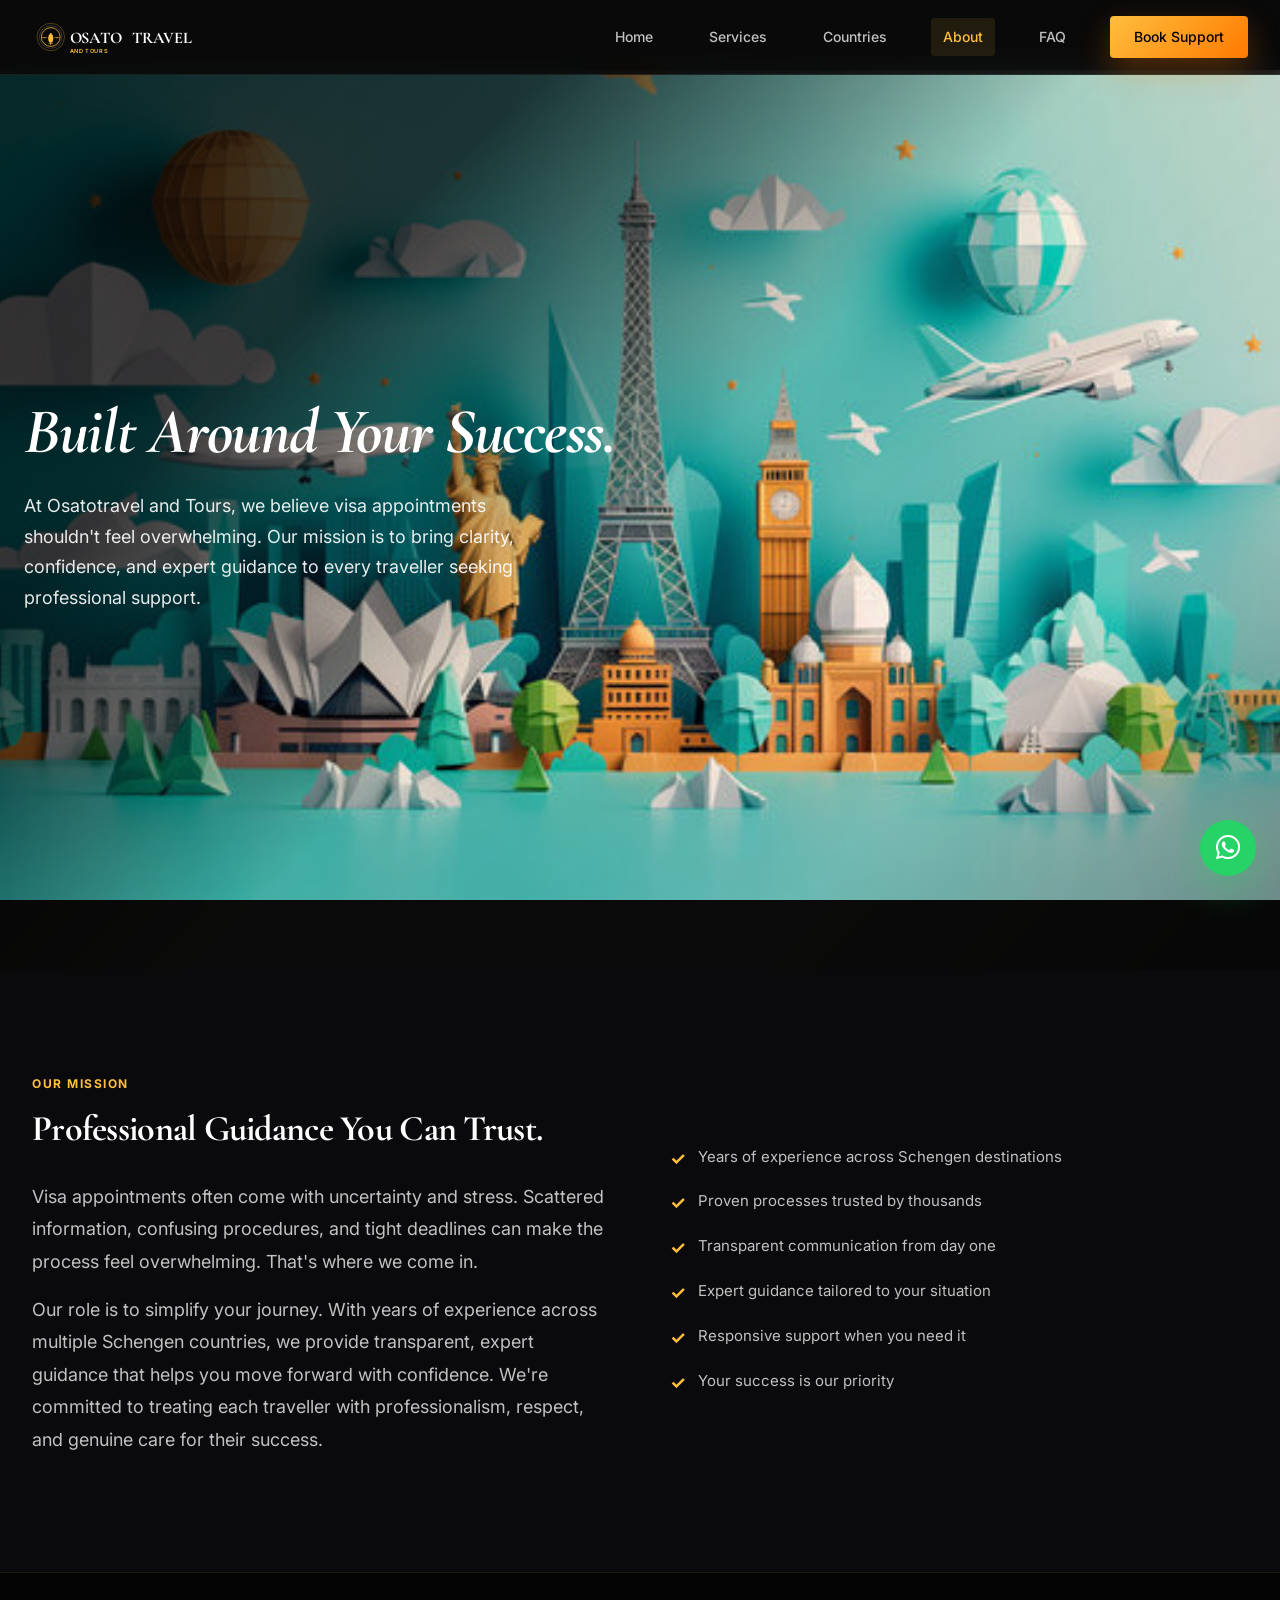
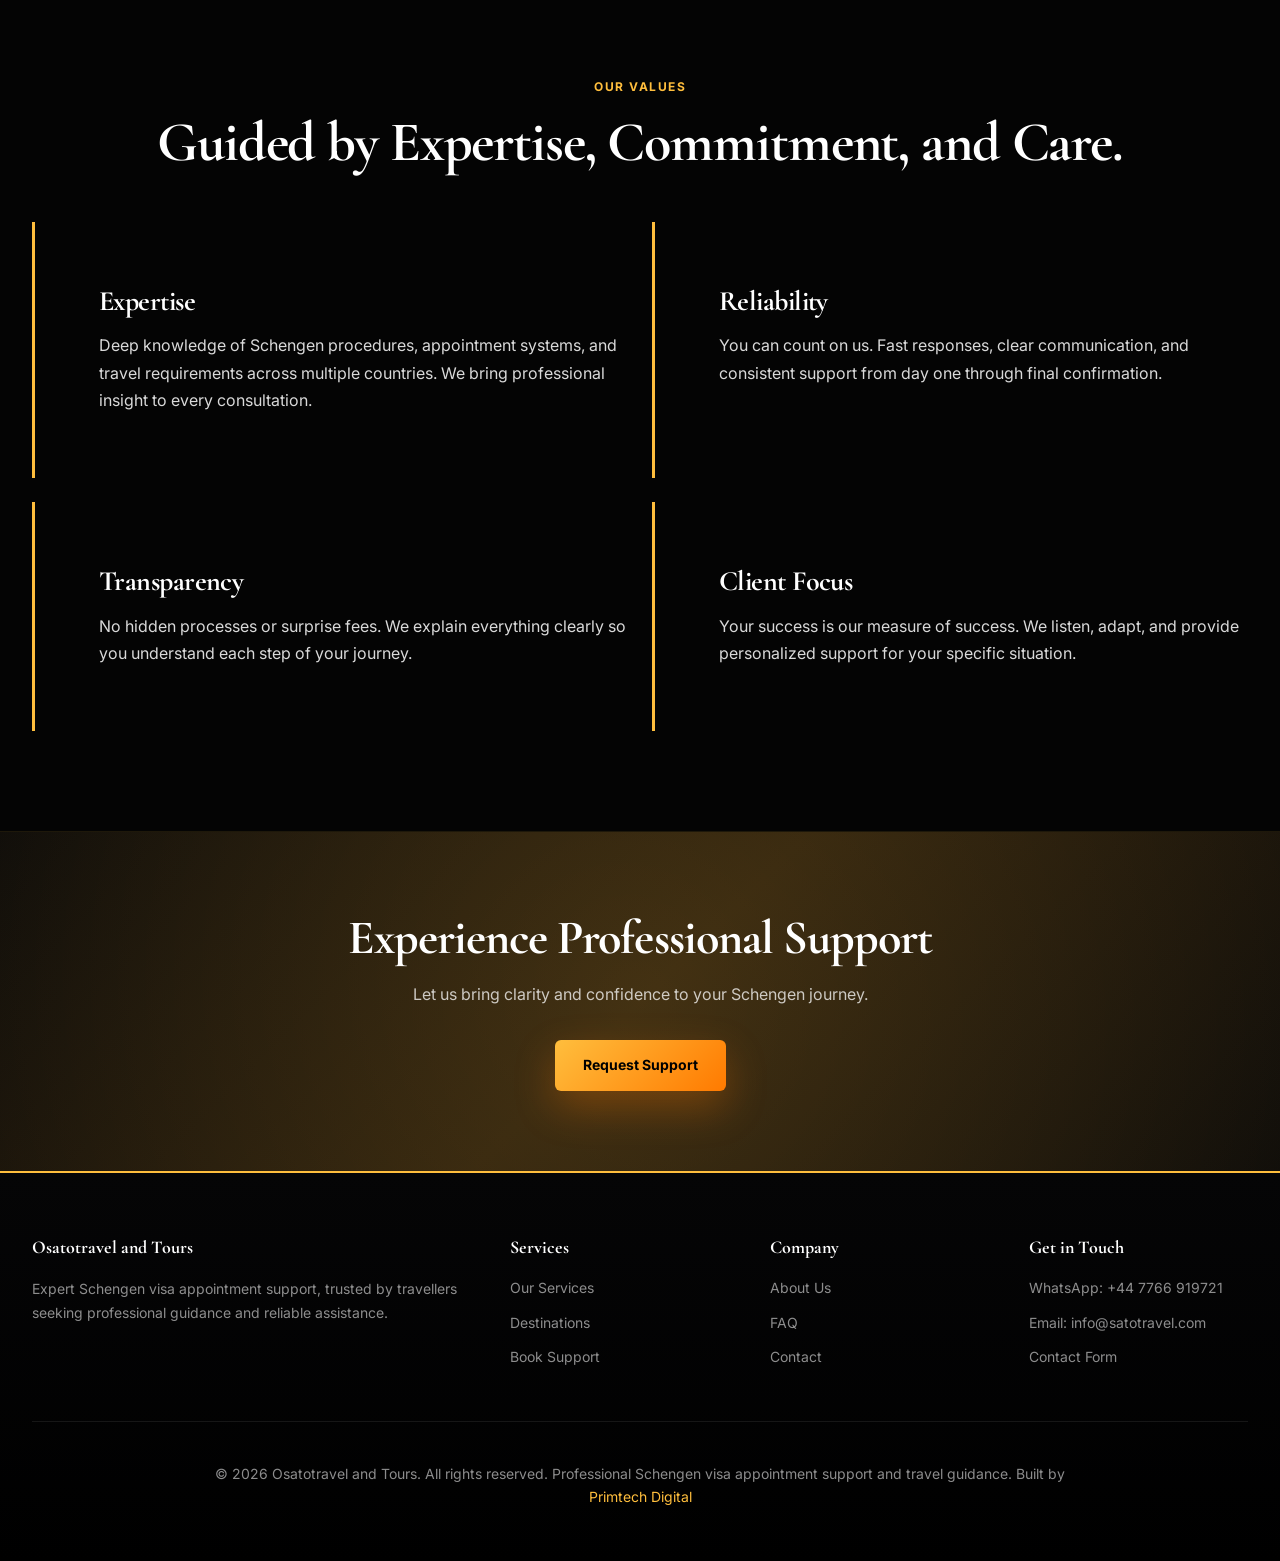
<file: about.html>
<!DOCTYPE html>
<html lang="en">
<head>
  <meta charset="UTF-8">
  <meta name="viewport" content="width=device-width, initial-scale=1.0">
  <title>About | Osatotravel and Tours</title>
  <meta name="description" content="Learn about Osatotravel and Tours' mission to provide expert, reliable Schengen visa appointment support and professional guidance.">
  <meta property="og:title" content="Osatotravel and Tours | About Us">
  <meta property="og:description" content="Learn about Osatotravel and Tours' mission to provide expert, reliable Schengen visa appointment support and professional guidance.">
  <meta property="og:image" content="assets/images/og-image.svg">
  <meta property="og:url" content="https://reachedbyte.github.io/sato-travel-website/about.html">
  <meta property="og:type" content="website">
  <meta name="twitter:card" content="summary_large_image">
  <meta name="twitter:title" content="Osatotravel and Tours | About Us">
  <meta name="twitter:description" content="Learn about Osatotravel and Tours' mission to provide expert, reliable Schengen visa appointment support and professional guidance.">
  <meta name="twitter:image" content="assets/images/og-image.svg">
  <link rel="icon" href="assets/images/favicon.svg" type="image/svg+xml">
  <link rel="preconnect" href="https://fonts.googleapis.com">
  <link rel="preconnect" href="https://fonts.gstatic.com" crossorigin>
  <link rel="stylesheet" href="https://cdnjs.cloudflare.com/ajax/libs/font-awesome/6.4.0/css/all.min.css">
  <link rel="stylesheet" href="assets/css/style.css">
</head>
<body>

<header class="site-header">
  <div class="container nav-wrap">
    <a href="index.html" class="brand">
      


<svg class="brand-logo" viewBox="0 0 320 60" xmlns="http://www.w3.org/2000/svg" width="320" height="60" preserveAspectRatio="xMinYMid meet">
  <circle cx="30" cy="30" r="22" fill="none" stroke="#ffbe3d" stroke-width="1.5" opacity="0.3"/>
  <circle cx="30" cy="30" r="18" fill="none" stroke="#ffffff" stroke-width="1.5" opacity="0.2"/>
  <circle cx="30" cy="30" r="15" fill="none" stroke="#ffbe3d" stroke-width="1.2"/>
  <ellipse cx="30" cy="32" rx="4" ry="7" fill="#ffbe3d"/>
  <circle cx="30" cy="25" r="1.5" fill="#ffbe3d"/>
  <path d="M 26 31 L 14 30 L 20 32 Z" fill="#ffbe3d"/>
  <path d="M 34 31 L 46 30 L 40 32 Z" fill="#ffbe3d"/>
  <path d="M 29 39 L 30 44 L 31 39 Z" fill="#ffbe3d"/>
  <path d="M 27 40 L 33 40" stroke="#ffbe3d" stroke-width="1" stroke-linecap="round"/>
  <text x="60" y="40" font-family="'Cormorant Garamond', serif" font-size="26" font-weight="700" fill="#ffffff" letter-spacing="-0.3">OSATO</text>
  <text x="160" y="40" font-family="'Cormorant Garamond', serif" font-size="26" font-weight="700" fill="#ffffff" letter-spacing="-0.3">TRAVEL</text>
  <text x="60" y="56" font-family="'Inter', sans-serif" font-size="9" font-weight="600" fill="#ffbe3d" letter-spacing="1" text-transform="uppercase">AND TOURS</text>
</svg>
    </a>
    <button class="menu-toggle" aria-label="Open menu">☰</button>
    <nav class="nav-links">
      <a href="index.html">Home</a>
      <a href="services.html">Services</a>
      <a href="countries.html">Countries</a>
      <a href="about.html" class="active">About</a>
      <a href="faq.html">FAQ</a>
      <a href="booking.html" class="nav-cta">Book Support</a>
    </nav>
  </div>
</header>

<section class="hero">
  <div class="hero-content reveal">
    <h1>Built Around Your Success.</h1>
    <p>At Osatotravel and Tours, we believe visa appointments shouldn't feel overwhelming. Our mission is to bring clarity, confidence, and expert guidance to every traveller seeking professional support.</p>
  </div>
</section>

<section class="section white">
  <div class="container">
    <div class="split reveal">
      <div class="split-left">
        <span class="eyebrow">Our Mission</span>
        <h2 style="font-size: 36px;">Professional Guidance You Can Trust.</h2>
        <p style="font-size: 18px; line-height: 1.8; margin-top: var(--space-lg);">Visa appointments often come with uncertainty and stress. Scattered information, confusing procedures, and tight deadlines can make the process feel overwhelming. That's where we come in.</p>
        <p style="font-size: 18px; line-height: 1.8;">Our role is to simplify your journey. With years of experience across multiple Schengen countries, we provide transparent, expert guidance that helps you move forward with confidence. We're committed to treating each traveller with professionalism, respect, and genuine care for their success.</p>
      </div>
      <div class="split-right">
        <div class="checklist">
          <div class="checklist-item">Years of experience across Schengen destinations</div>
          <div class="checklist-item">Proven processes trusted by thousands</div>
          <div class="checklist-item">Transparent communication from day one</div>
          <div class="checklist-item">Expert guidance tailored to your situation</div>
          <div class="checklist-item">Responsive support when you need it</div>
          <div class="checklist-item">Your success is our priority</div>
        </div>
      </div>
    </div>
  </div>
</section>

<section class="section navy">
  <div class="container">
    <div class="section-header reveal text-center">
      <span class="eyebrow">Our Values</span>
      <h2>Guided by Expertise, Commitment, and Care.</h2>
    </div>
    <div class="grid cols-2 reveal">
      <div style="padding: var(--space-2xl) 0; border-left: 3px solid var(--gold); padding-left: var(--space-2xl); color: var(--white);">
        <h3 style="color: var(--white); margin-bottom: var(--space-md);">Expertise</h3>
        <p style="color: rgba(255, 255, 255, 0.85); margin-bottom: 0;">Deep knowledge of Schengen procedures, appointment systems, and travel requirements across multiple countries. We bring professional insight to every consultation.</p>
      </div>
      <div style="padding: var(--space-2xl) 0; border-left: 3px solid var(--gold); padding-left: var(--space-2xl); color: var(--white);">
        <h3 style="color: var(--white); margin-bottom: var(--space-md);">Reliability</h3>
        <p style="color: rgba(255, 255, 255, 0.85); margin-bottom: 0;">You can count on us. Fast responses, clear communication, and consistent support from day one through final confirmation.</p>
      </div>
      <div style="padding: var(--space-2xl) 0; border-left: 3px solid var(--gold); padding-left: var(--space-2xl); color: var(--white);">
        <h3 style="color: var(--white); margin-bottom: var(--space-md);">Transparency</h3>
        <p style="color: rgba(255, 255, 255, 0.85); margin-bottom: 0;">No hidden processes or surprise fees. We explain everything clearly so you understand each step of your journey.</p>
      </div>
      <div style="padding: var(--space-2xl) 0; border-left: 3px solid var(--gold); padding-left: var(--space-2xl); color: var(--white);">
        <h3 style="color: var(--white); margin-bottom: var(--space-md);">Client Focus</h3>
        <p style="color: rgba(255, 255, 255, 0.85); margin-bottom: 0;">Your success is our measure of success. We listen, adapt, and provide personalized support for your specific situation.</p>
      </div>
    </div>
  </div>
</section>

<section class="cta-band reveal">
  <div class="container">
    <h2>Experience Professional Support</h2>
    <p>Let us bring clarity and confidence to your Schengen journey.</p>
    <a href="booking.html" class="btn primary">Request Support</a>
  </div>
</section>

<footer class="footer">
  <div class="container footer-grid">
    <div>
      <h4>Osatotravel and Tours</h4>
      <p>Expert Schengen visa appointment support, trusted by travellers seeking professional guidance and reliable assistance.</p>
    </div>
    <div>
      <h4>Services</h4>
      <a href="services.html">Our Services</a>
      <a href="countries.html">Destinations</a>
      <a href="booking.html">Book Support</a>
    </div>
    <div>
      <h4>Company</h4>
      <a href="about.html">About Us</a>
      <a href="faq.html">FAQ</a>
      <a href="contact.html">Contact</a>
    </div>
    <div>
      <h4>Get in Touch</h4>
      <a href="https://wa.me/447766919721">WhatsApp: +44 7766 919721</a>
      <a href="mailto:info@satotravel.com">Email: info@satotravel.com</a>
      <a href="contact.html">Contact Form</a>
    </div>
  </div>
  <div class="footer-copyright">
    <p></p><p>&copy; 2026 Osatotravel and Tours. All rights reserved. Professional Schengen visa appointment support and travel guidance. Built by <a href="https://primtechdigital.com" style="color: #ffbe3d; text-decoration: none;">Primtech Digital</a></p>
  </div>
</footer>

<a href="https://wa.me/447766919721" class="whatsapp-fab" aria-label="Chat on WhatsApp" title="Chat with us on WhatsApp">
  <i class="fab fa-whatsapp"></i>
</a>
<script src="assets/js/main.js"></script>
</body>
</html>
</file>
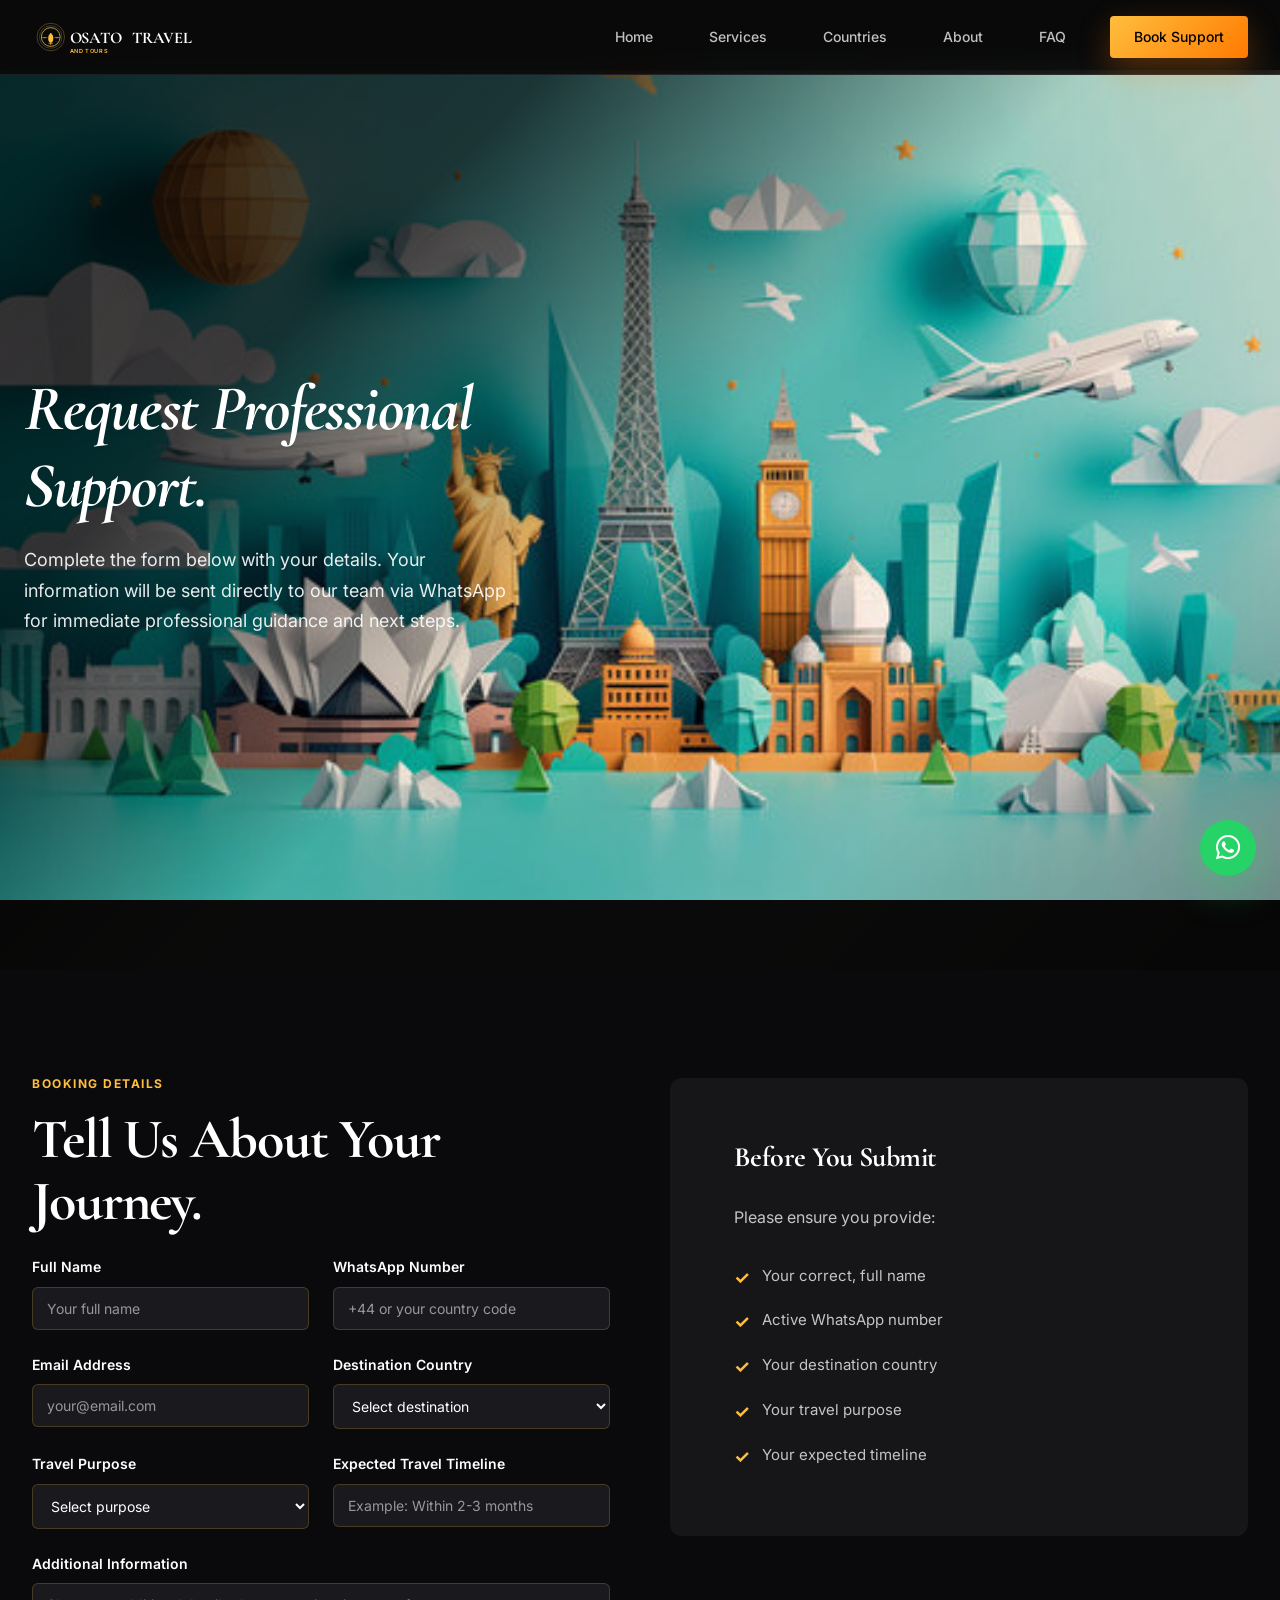
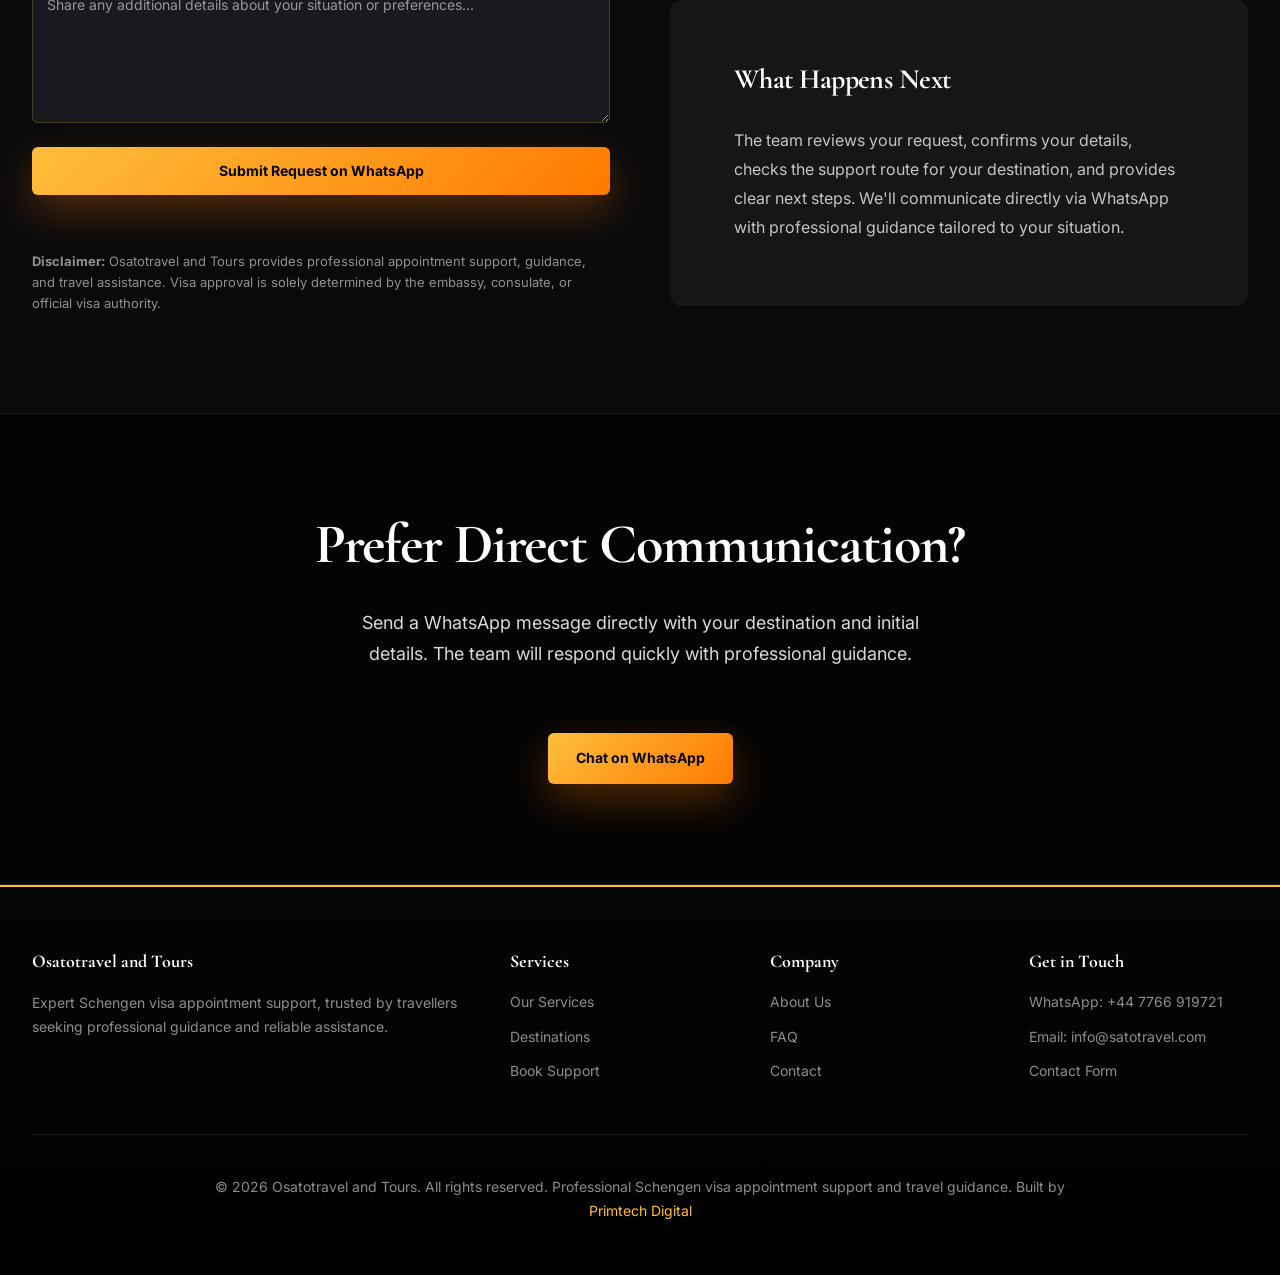
<file: booking.html>
<!DOCTYPE html>
<html lang="en">
<head>
  <meta charset="UTF-8">
  <meta name="viewport" content="width=device-width, initial-scale=1.0">
  <title>Book Support | Osatotravel and Tours</title>
  <meta name="description" content="Request professional Schengen visa appointment support from Osatotravel and Tours. Fast, expert guidance tailored to your needs.">
  <meta property="og:title" content="Osatotravel and Tours | Book Support">
  <meta property="og:description" content="Request professional Schengen visa appointment support from Osatotravel and Tours. Fast, expert guidance tailored to your needs.">
  <meta property="og:image" content="assets/images/og-image.svg">
  <meta property="og:url" content="https://reachedbyte.github.io/sato-travel-website/booking.html">
  <meta property="og:type" content="website">
  <meta name="twitter:card" content="summary_large_image">
  <meta name="twitter:title" content="Osatotravel and Tours | Book Support">
  <meta name="twitter:description" content="Request professional Schengen visa appointment support from Osatotravel and Tours. Fast, expert guidance tailored to your needs.">
  <meta name="twitter:image" content="assets/images/og-image.svg">
  <link rel="icon" href="assets/images/favicon.svg" type="image/svg+xml">
  <link rel="preconnect" href="https://fonts.googleapis.com">
  <link rel="preconnect" href="https://fonts.gstatic.com" crossorigin>
  <link rel="stylesheet" href="https://cdnjs.cloudflare.com/ajax/libs/font-awesome/6.4.0/css/all.min.css">
  <link rel="stylesheet" href="assets/css/style.css">
</head>
<body>

<header class="site-header">
  <div class="container nav-wrap">
    <a href="index.html" class="brand">
      


<svg class="brand-logo" viewBox="0 0 320 60" xmlns="http://www.w3.org/2000/svg" width="320" height="60" preserveAspectRatio="xMinYMid meet">
  <circle cx="30" cy="30" r="22" fill="none" stroke="#ffbe3d" stroke-width="1.5" opacity="0.3"/>
  <circle cx="30" cy="30" r="18" fill="none" stroke="#ffffff" stroke-width="1.5" opacity="0.2"/>
  <circle cx="30" cy="30" r="15" fill="none" stroke="#ffbe3d" stroke-width="1.2"/>
  <ellipse cx="30" cy="32" rx="4" ry="7" fill="#ffbe3d"/>
  <circle cx="30" cy="25" r="1.5" fill="#ffbe3d"/>
  <path d="M 26 31 L 14 30 L 20 32 Z" fill="#ffbe3d"/>
  <path d="M 34 31 L 46 30 L 40 32 Z" fill="#ffbe3d"/>
  <path d="M 29 39 L 30 44 L 31 39 Z" fill="#ffbe3d"/>
  <path d="M 27 40 L 33 40" stroke="#ffbe3d" stroke-width="1" stroke-linecap="round"/>
  <text x="60" y="40" font-family="'Cormorant Garamond', serif" font-size="26" font-weight="700" fill="#ffffff" letter-spacing="-0.3">OSATO</text>
  <text x="160" y="40" font-family="'Cormorant Garamond', serif" font-size="26" font-weight="700" fill="#ffffff" letter-spacing="-0.3">TRAVEL</text>
  <text x="60" y="56" font-family="'Inter', sans-serif" font-size="9" font-weight="600" fill="#ffbe3d" letter-spacing="1" text-transform="uppercase">AND TOURS</text>
</svg>
    </a>
    <button class="menu-toggle" aria-label="Open menu">☰</button>
    <nav class="nav-links">
      <a href="index.html">Home</a>
      <a href="services.html">Services</a>
      <a href="countries.html">Countries</a>
      <a href="about.html">About</a>
      <a href="faq.html">FAQ</a>
      <a href="booking.html" class="nav-cta active">Book Support</a>
    </nav>
  </div>
</header>

<section class="hero">
  <div class="hero-content reveal">
    <h1>Request Professional Support.</h1>
    <p>Complete the form below with your details. Your information will be sent directly to our team via WhatsApp for immediate professional guidance and next steps.</p>
  </div>
</section>

<section class="section white">
  <div class="container">
    <div class="split reveal">
      <div class="split-left">
        <span class="eyebrow">Booking Details</span>
        <h2>Tell Us About Your Journey.</h2>
        <form id="bookingForm" class="booking-form">
          <div class="form-grid">
            <div class="form-group">
              <label>Full Name</label>
              <input type="text" name="name" required placeholder="Your full name" autocomplete="name">
            </div>
            <div class="form-group">
              <label>WhatsApp Number</label>
              <input type="tel" name="phone" required placeholder="+44 or your country code" autocomplete="tel">
            </div>
            <div class="form-group">
              <label>Email Address</label>
              <input type="email" name="email" required placeholder="your@email.com" autocomplete="email">
            </div>
            <div class="form-group">
              <label>Destination Country</label>
              <select name="destination" required>
                <option value="">Select destination</option>
                <option>Netherlands</option>
                <option>France</option>
                <option>Greece</option>
                <option>Belgium</option>
                <option>Malta</option>
                <option>Other Schengen country</option>
              </select>
            </div>
            <div class="form-group">
              <label>Travel Purpose</label>
              <select name="purpose" required>
                <option value="">Select purpose</option>
                <option>Tourism</option>
                <option>Family visit</option>
                <option>Business</option>
                <option>Study</option>
                <option>Conference</option>
                <option>Other</option>
              </select>
            </div>
            <div class="form-group">
              <label>Expected Travel Timeline</label>
              <input type="text" name="timeline" placeholder="Example: Within 2-3 months" autocomplete="off">
            </div>
          </div>
          <div class="form-group">
            <label>Additional Information</label>
            <textarea name="message" placeholder="Share any additional details about your situation or preferences..." style="min-height: 140px;"></textarea>
          </div>
          <button type="submit" class="btn primary" style="width: 100%;">Submit Request on WhatsApp</button>
          <p style="font-size: 13px; color: rgba(255,255,255,0.55); margin-top: 32px; line-height: 1.6; margin-bottom: 0;"><strong>Disclaimer:</strong> Osatotravel and Tours provides professional appointment support, guidance, and travel assistance. Visa approval is solely determined by the embassy, consulate, or official visa authority.</p>
        </form>
      </div>
      <div class="split-right">
        <div style="background-color: rgba(255,255,255,0.05); padding: 64px; border-radius: 12px; margin-bottom: 64px;">
          <h3 style="margin-bottom: 32px;">Before You Submit</h3>
          <p style="color: rgba(255,255,255,0.75); margin-bottom: 32px;">Please ensure you provide:</p>
          <div class="checklist">
            <div class="checklist-item" style="color: rgba(255,255,255,0.75);">Your correct, full name</div>
            <div class="checklist-item" style="color: rgba(255,255,255,0.75);">Active WhatsApp number</div>
            <div class="checklist-item" style="color: rgba(255,255,255,0.75);">Your destination country</div>
            <div class="checklist-item" style="color: rgba(255,255,255,0.75);">Your travel purpose</div>
            <div class="checklist-item" style="color: rgba(255,255,255,0.75);">Your expected timeline</div>
          </div>
        </div>
        <div style="background-color: rgba(255,255,255,0.05); padding: 64px; border-radius: 12px;">
          <h3 style="margin-bottom: 32px;">What Happens Next</h3>
          <p style="color: rgba(255,255,255,0.75); line-height: 1.8; margin-bottom: 0;">The team reviews your request, confirms your details, checks the support route for your destination, and provides clear next steps. We'll communicate directly via WhatsApp with professional guidance tailored to your situation.</p>
        </div>
      </div>
    </div>
  </div>
</section>

<section class="section navy">
  <div class="container text-center">
    <div class="reveal">
      <h2 style="color: #ffffff; margin-bottom: 32px;">Prefer Direct Communication?</h2>
      <p style="color: rgba(255, 255, 255, 0.85); font-size: 18px; max-width: 600px; margin: 0 auto 64px;">Send a WhatsApp message directly with your destination and initial details. The team will respond quickly with professional guidance.</p>
      <a href="https://wa.me/447766919721" class="btn primary">Chat on WhatsApp</a>
    </div>
  </div>
</section>

<footer class="footer">
  <div class="container footer-grid">
    <div>
      <h4>Osatotravel and Tours</h4>
      <p>Expert Schengen visa appointment support, trusted by travellers seeking professional guidance and reliable assistance.</p>
    </div>
    <div>
      <h4>Services</h4>
      <a href="services.html">Our Services</a>
      <a href="countries.html">Destinations</a>
      <a href="booking.html">Book Support</a>
    </div>
    <div>
      <h4>Company</h4>
      <a href="about.html">About Us</a>
      <a href="faq.html">FAQ</a>
      <a href="contact.html">Contact</a>
    </div>
    <div>
      <h4>Get in Touch</h4>
      <a href="https://wa.me/447766919721">WhatsApp: +44 7766 919721</a>
      <a href="mailto:info@satotravel.com">Email: info@satotravel.com</a>
      <a href="contact.html">Contact Form</a>
    </div>
  </div>
  <div class="footer-copyright">
    <p></p><p>&copy; 2026 Osatotravel and Tours. All rights reserved. Professional Schengen visa appointment support and travel guidance. Built by <a href="https://primtechdigital.com" style="color: #ffbe3d; text-decoration: none;">Primtech Digital</a></p>
  </div>
</footer>

<a href="https://wa.me/447766919721" class="whatsapp-fab" aria-label="Chat on WhatsApp" title="Chat with us on WhatsApp">
  <i class="fab fa-whatsapp"></i>
</a>
<script src="assets/js/main.js"></script>
</body>
</html>
</file>
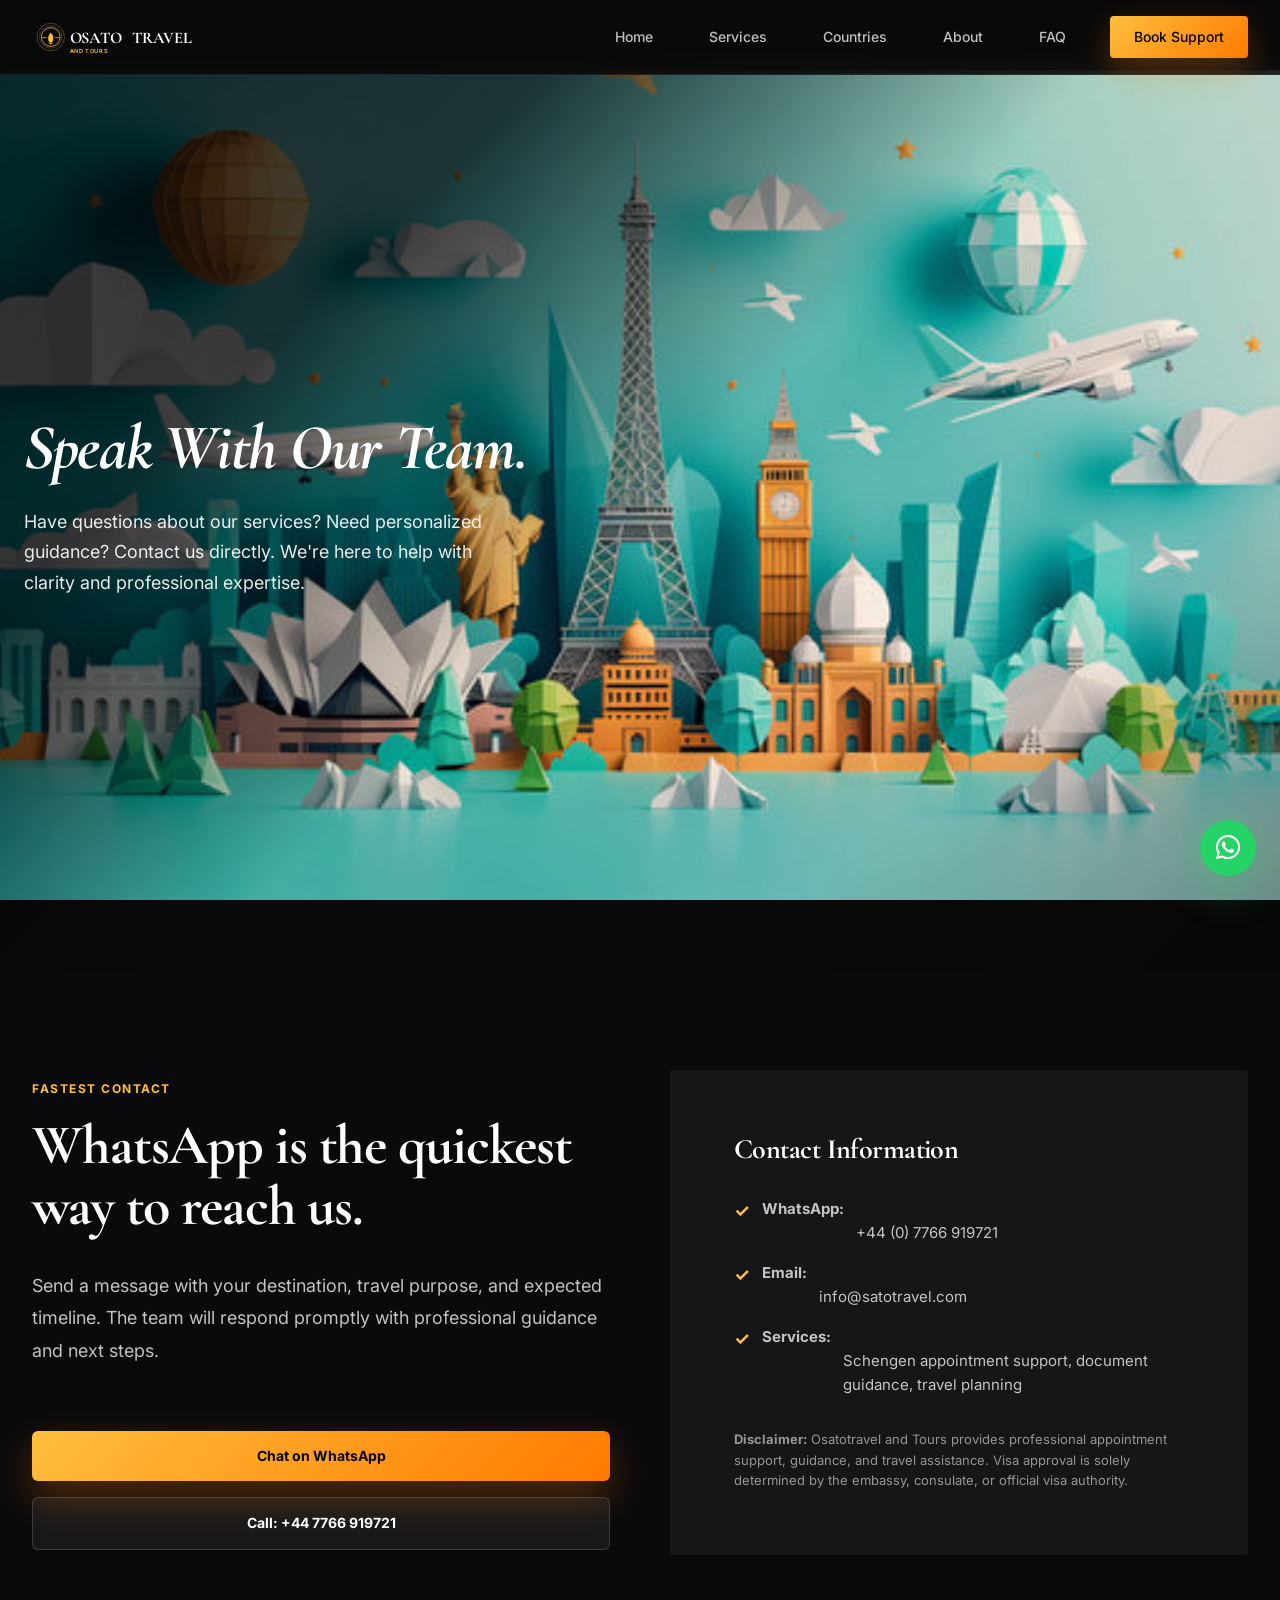
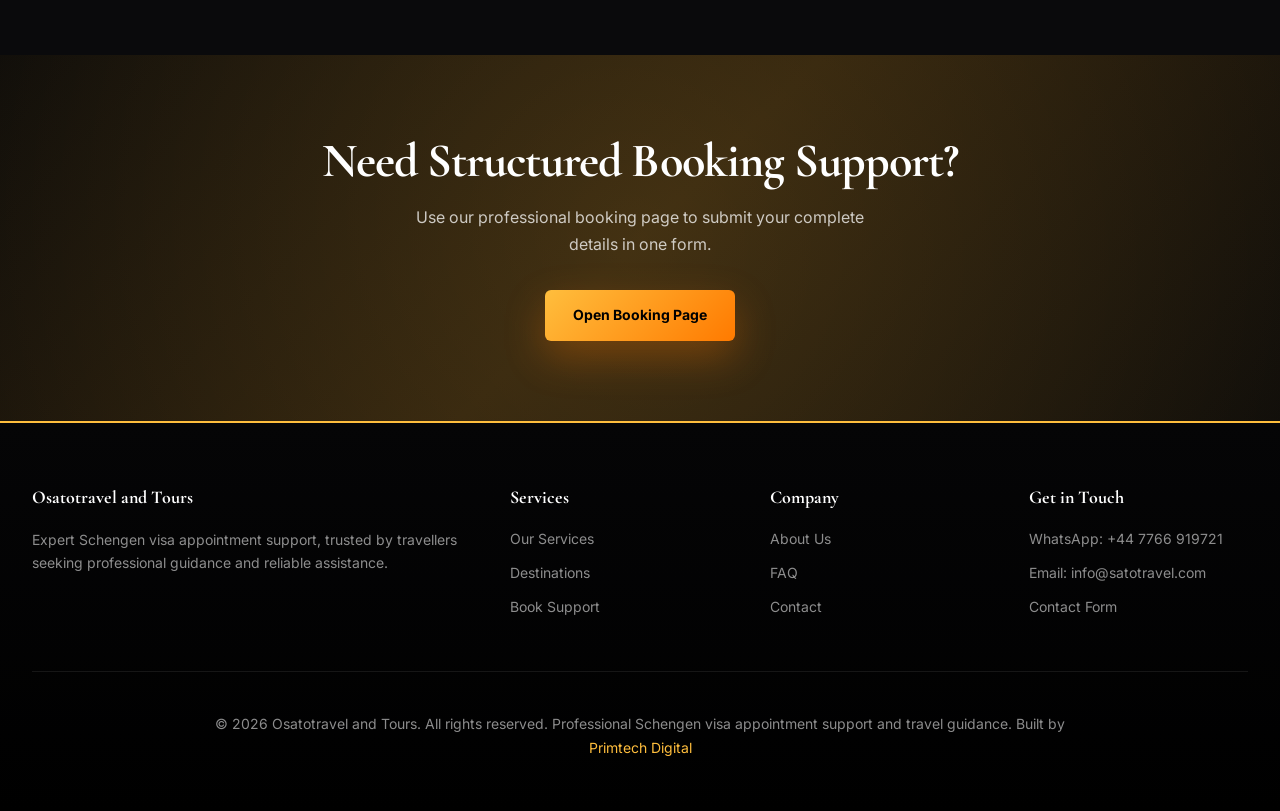
<file: contact.html>
<!DOCTYPE html>
<html lang="en">
<head>
  <meta charset="UTF-8">
  <meta name="viewport" content="width=device-width, initial-scale=1.0">
  <title>Contact | Osatotravel and Tours</title>
  <meta name="description" content="Get in touch with Osatotravel and Tours for Schengen visa support, professional guidance, and booking assistance.">
  <meta property="og:title" content="Osatotravel and Tours | Contact">
  <meta property="og:description" content="Get in touch with Osatotravel and Tours for Schengen visa support, professional guidance, and booking assistance.">
  <meta property="og:image" content="assets/images/og-image.svg">
  <meta property="og:url" content="https://reachedbyte.github.io/sato-travel-website/contact.html">
  <meta property="og:type" content="website">
  <meta name="twitter:card" content="summary_large_image">
  <meta name="twitter:title" content="Osatotravel and Tours | Contact">
  <meta name="twitter:description" content="Get in touch with Osatotravel and Tours for Schengen visa support, professional guidance, and booking assistance.">
  <meta name="twitter:image" content="assets/images/og-image.svg">
  <link rel="icon" href="assets/images/favicon.svg" type="image/svg+xml">
  <link rel="preconnect" href="https://fonts.googleapis.com">
  <link rel="preconnect" href="https://fonts.gstatic.com" crossorigin>
  <link rel="stylesheet" href="https://cdnjs.cloudflare.com/ajax/libs/font-awesome/6.4.0/css/all.min.css">
  <link rel="stylesheet" href="assets/css/style.css">
</head>
<body>

<header class="site-header">
  <div class="container nav-wrap">
    <a href="index.html" class="brand">
      


<svg class="brand-logo" viewBox="0 0 320 60" xmlns="http://www.w3.org/2000/svg" width="320" height="60" preserveAspectRatio="xMinYMid meet">
  <circle cx="30" cy="30" r="22" fill="none" stroke="#ffbe3d" stroke-width="1.5" opacity="0.3"/>
  <circle cx="30" cy="30" r="18" fill="none" stroke="#ffffff" stroke-width="1.5" opacity="0.2"/>
  <circle cx="30" cy="30" r="15" fill="none" stroke="#ffbe3d" stroke-width="1.2"/>
  <ellipse cx="30" cy="32" rx="4" ry="7" fill="#ffbe3d"/>
  <circle cx="30" cy="25" r="1.5" fill="#ffbe3d"/>
  <path d="M 26 31 L 14 30 L 20 32 Z" fill="#ffbe3d"/>
  <path d="M 34 31 L 46 30 L 40 32 Z" fill="#ffbe3d"/>
  <path d="M 29 39 L 30 44 L 31 39 Z" fill="#ffbe3d"/>
  <path d="M 27 40 L 33 40" stroke="#ffbe3d" stroke-width="1" stroke-linecap="round"/>
  <text x="60" y="40" font-family="'Cormorant Garamond', serif" font-size="26" font-weight="700" fill="#ffffff" letter-spacing="-0.3">OSATO</text>
  <text x="160" y="40" font-family="'Cormorant Garamond', serif" font-size="26" font-weight="700" fill="#ffffff" letter-spacing="-0.3">TRAVEL</text>
  <text x="60" y="56" font-family="'Inter', sans-serif" font-size="9" font-weight="600" fill="#ffbe3d" letter-spacing="1" text-transform="uppercase">AND TOURS</text>
</svg>
    </a>
    <button class="menu-toggle" aria-label="Open menu">☰</button>
    <nav class="nav-links">
      <a href="index.html">Home</a>
      <a href="services.html">Services</a>
      <a href="countries.html">Countries</a>
      <a href="about.html">About</a>
      <a href="faq.html">FAQ</a>
      <a href="booking.html" class="nav-cta">Book Support</a>
    </nav>
  </div>
</header>

<section class="hero">
  <div class="hero-content reveal">
    <h1>Speak With Our Team.</h1>
    <p>Have questions about our services? Need personalized guidance? Contact us directly. We're here to help with clarity and professional expertise.</p>
  </div>
</section>

<section class="section white">
  <div class="container">
    <div class="split reveal">
      <div class="split-left">
        <span class="eyebrow">Fastest Contact</span>
        <h2>WhatsApp is the quickest way to reach us.</h2>
        <p style="font-size: 18px; color: var(--body); line-height: 1.8; margin-top: var(--space-lg);">Send a message with your destination, travel purpose, and expected timeline. The team will respond promptly with professional guidance and next steps.</p>
        <div style="margin-top: var(--space-2xl); display: flex; flex-direction: column; gap: var(--space-md);">
          <a href="https://wa.me/447766919721" class="btn primary">Chat on WhatsApp</a>
          <a href="tel:+447766919721" class="btn secondary">Call: +44 7766 919721</a>
        </div>
      </div>
      <div class="split-right">
        <div style="background-color: var(--cream); padding: var(--space-2xl); border-radius: 2px;">
          <h3 style="margin-bottom: var(--space-lg);">Contact Information</h3>
          <div class="checklist">
            <div class="checklist-item" style="color: var(--body);">
              <strong>WhatsApp:</strong><br>
              +44 (0) 7766 919721
            </div>
            <div class="checklist-item" style="color: var(--body);">
              <strong>Email:</strong><br>
              info@satotravel.com
            </div>
            <div class="checklist-item" style="color: var(--body);">
              <strong>Services:</strong><br>
              Schengen appointment support, document guidance, travel planning
            </div>
          </div>
          <p style="font-size: 13px; color: var(--muted); margin-top: var(--space-lg); line-height: 1.6; margin-bottom: 0;"><strong>Disclaimer:</strong> Osatotravel and Tours provides professional appointment support, guidance, and travel assistance. Visa approval is solely determined by the embassy, consulate, or official visa authority.</p>
        </div>
      </div>
    </div>
  </div>
</section>

<section class="cta-band reveal">
  <div class="container">
    <h2>Need Structured Booking Support?</h2>
    <p>Use our professional booking page to submit your complete details in one form.</p>
    <a href="booking.html" class="btn primary">Open Booking Page</a>
  </div>
</section>

<footer class="footer">
  <div class="container footer-grid">
    <div>
      <h4>Osatotravel and Tours</h4>
      <p>Expert Schengen visa appointment support, trusted by travellers seeking professional guidance and reliable assistance.</p>
    </div>
    <div>
      <h4>Services</h4>
      <a href="services.html">Our Services</a>
      <a href="countries.html">Destinations</a>
      <a href="booking.html">Book Support</a>
    </div>
    <div>
      <h4>Company</h4>
      <a href="about.html">About Us</a>
      <a href="faq.html">FAQ</a>
      <a href="contact.html">Contact</a>
    </div>
    <div>
      <h4>Get in Touch</h4>
      <a href="https://wa.me/447766919721">WhatsApp: +44 7766 919721</a>
      <a href="mailto:info@satotravel.com">Email: info@satotravel.com</a>
      <a href="contact.html">Contact Form</a>
    </div>
  </div>
  <div class="footer-copyright">
    <p></p><p>&copy; 2026 Osatotravel and Tours. All rights reserved. Professional Schengen visa appointment support and travel guidance. Built by <a href="https://primtechdigital.com" style="color: #ffbe3d; text-decoration: none;">Primtech Digital</a></p>
  </div>
</footer>

<a href="https://wa.me/447766919721" class="whatsapp-fab" aria-label="Chat on WhatsApp" title="Chat with us on WhatsApp">
  <i class="fab fa-whatsapp"></i>
</a>
<script src="assets/js/main.js"></script>
</body>
</html>
</file>
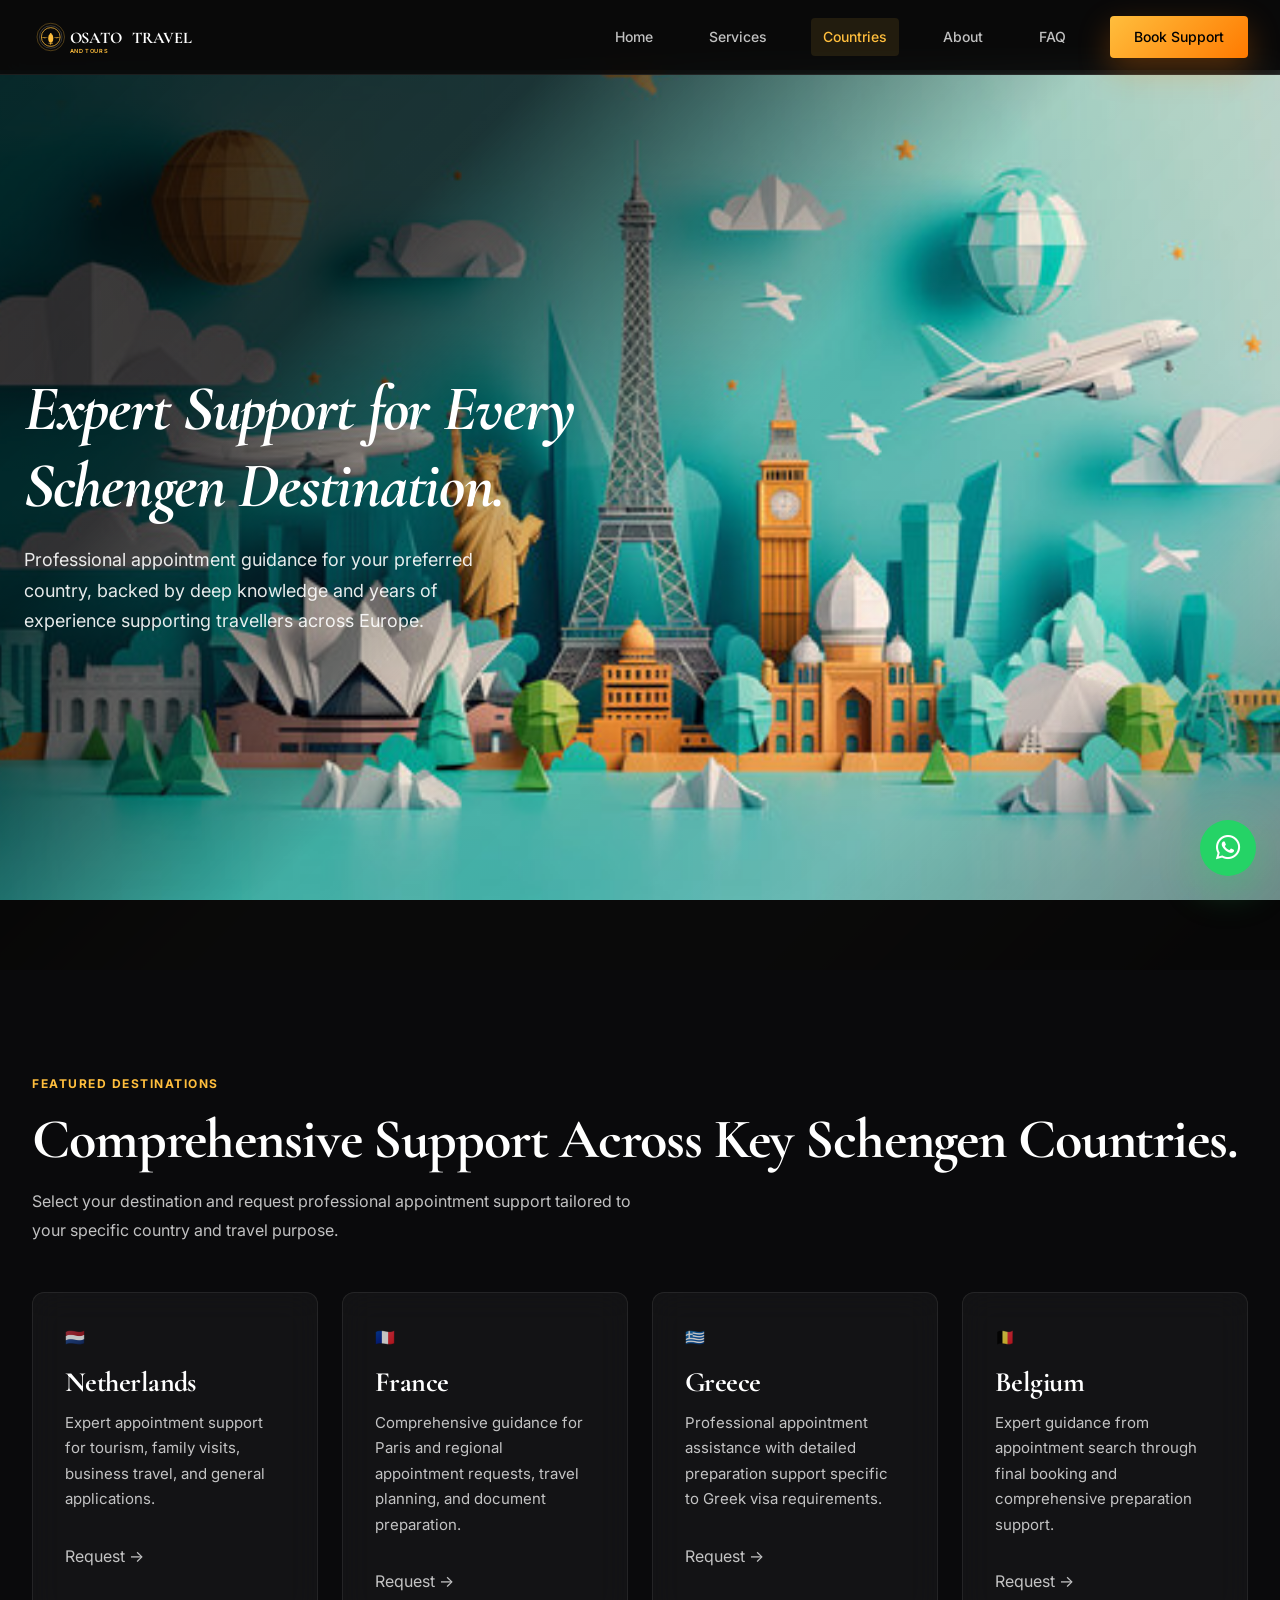
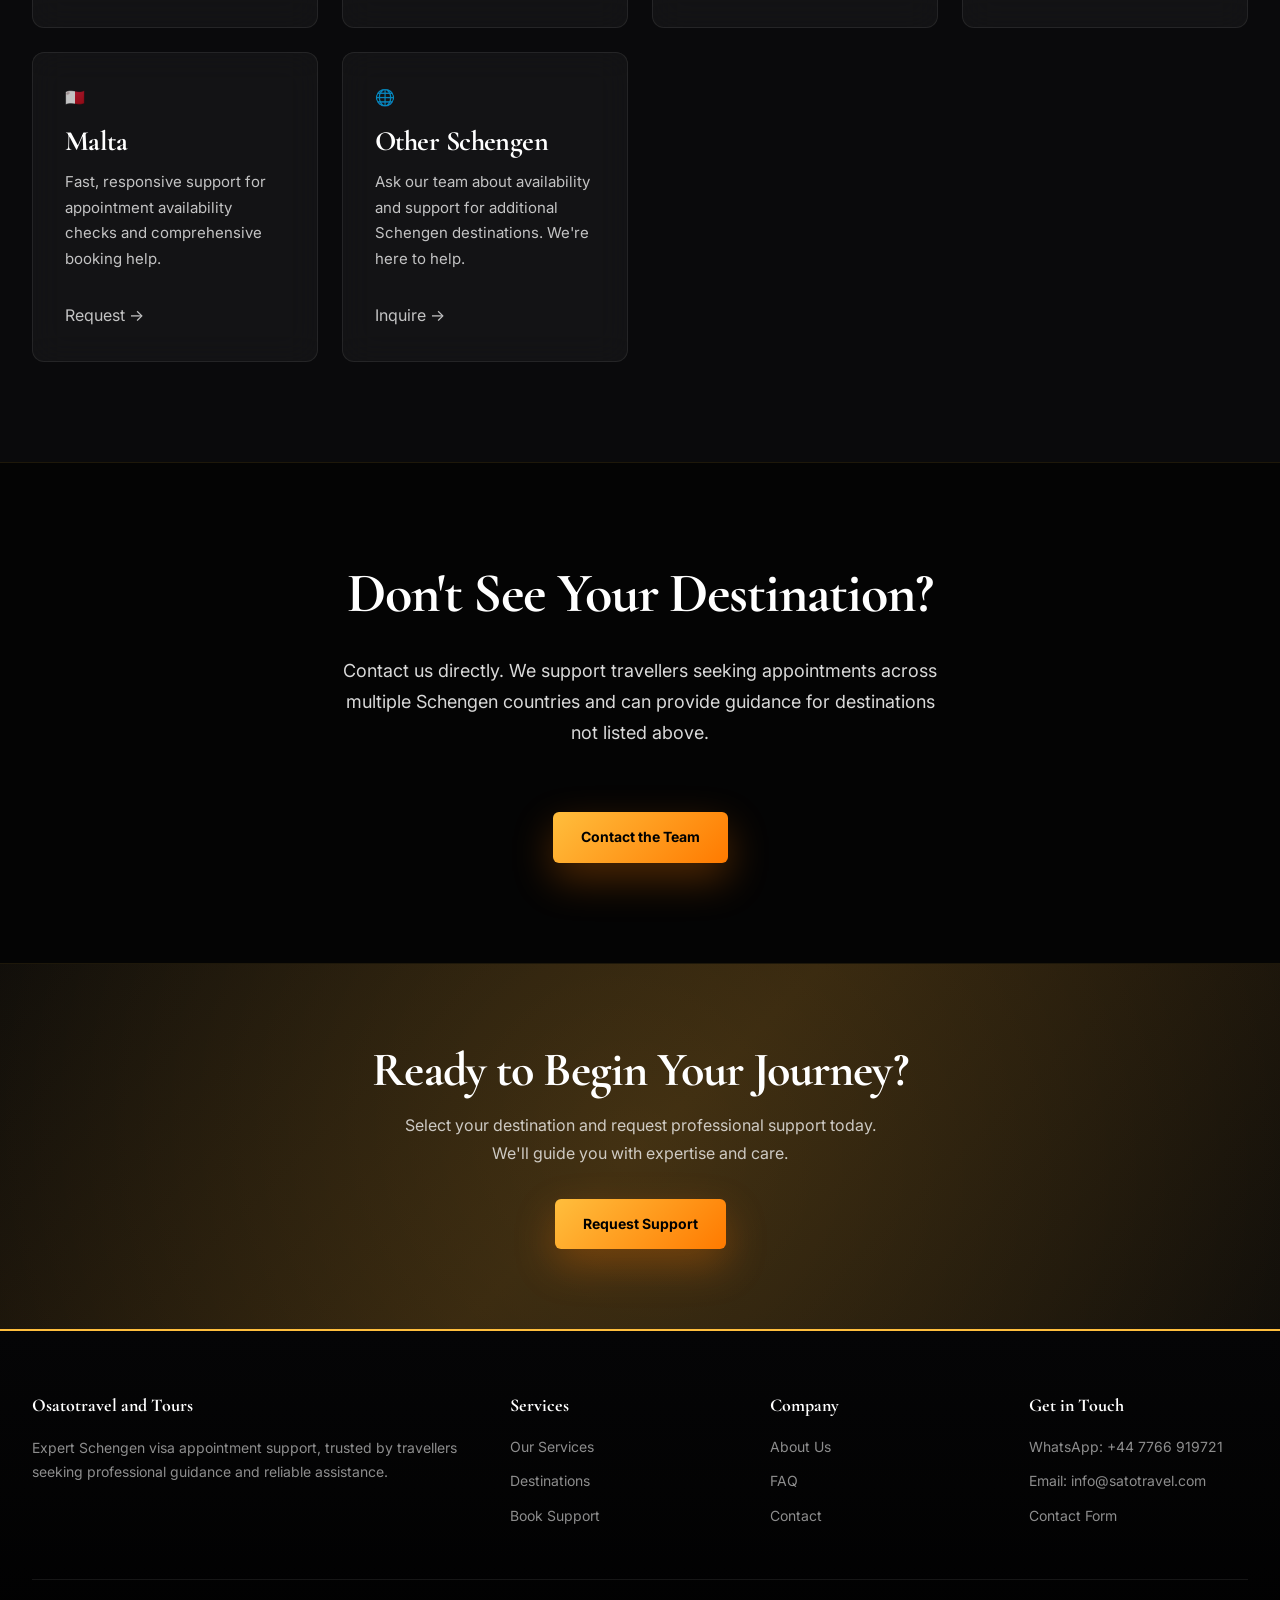
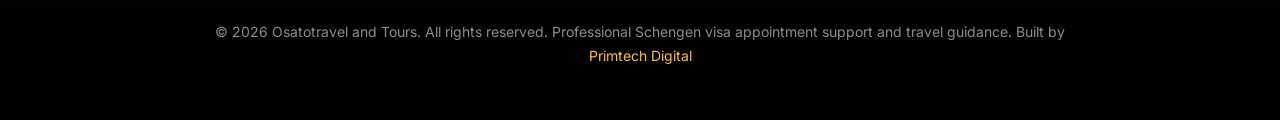
<file: countries.html>
<!DOCTYPE html>
<html lang="en">
<head>
  <meta charset="UTF-8">
  <meta name="viewport" content="width=device-width, initial-scale=1.0">
  <title>Destinations | Osatotravel and Tours</title>
  <meta name="description" content="Expert Schengen visa support for Netherlands, France, Greece, Belgium, Malta, and other Schengen destinations.">
  <meta property="og:title" content="Osatotravel and Tours | Destinations">
  <meta property="og:description" content="Expert Schengen visa support for Netherlands, France, Greece, Belgium, Malta, and other Schengen destinations.">
  <meta property="og:image" content="assets/images/og-image.svg">
  <meta property="og:url" content="https://reachedbyte.github.io/sato-travel-website/countries.html">
  <meta property="og:type" content="website">
  <meta name="twitter:card" content="summary_large_image">
  <meta name="twitter:title" content="Osatotravel and Tours | Destinations">
  <meta name="twitter:description" content="Expert Schengen visa support for Netherlands, France, Greece, Belgium, Malta, and other Schengen destinations.">
  <meta name="twitter:image" content="assets/images/og-image.svg">
  <link rel="icon" href="assets/images/favicon.svg" type="image/svg+xml">
  <link rel="preconnect" href="https://fonts.googleapis.com">
  <link rel="preconnect" href="https://fonts.gstatic.com" crossorigin>
  <link rel="stylesheet" href="https://cdnjs.cloudflare.com/ajax/libs/font-awesome/6.4.0/css/all.min.css">
  <link rel="stylesheet" href="assets/css/style.css">
</head>
<body>

<header class="site-header">
  <div class="container nav-wrap">
    <a href="index.html" class="brand">
      


<svg class="brand-logo" viewBox="0 0 320 60" xmlns="http://www.w3.org/2000/svg" width="320" height="60" preserveAspectRatio="xMinYMid meet">
  <circle cx="30" cy="30" r="22" fill="none" stroke="#ffbe3d" stroke-width="1.5" opacity="0.3"/>
  <circle cx="30" cy="30" r="18" fill="none" stroke="#ffffff" stroke-width="1.5" opacity="0.2"/>
  <circle cx="30" cy="30" r="15" fill="none" stroke="#ffbe3d" stroke-width="1.2"/>
  <ellipse cx="30" cy="32" rx="4" ry="7" fill="#ffbe3d"/>
  <circle cx="30" cy="25" r="1.5" fill="#ffbe3d"/>
  <path d="M 26 31 L 14 30 L 20 32 Z" fill="#ffbe3d"/>
  <path d="M 34 31 L 46 30 L 40 32 Z" fill="#ffbe3d"/>
  <path d="M 29 39 L 30 44 L 31 39 Z" fill="#ffbe3d"/>
  <path d="M 27 40 L 33 40" stroke="#ffbe3d" stroke-width="1" stroke-linecap="round"/>
  <text x="60" y="40" font-family="'Cormorant Garamond', serif" font-size="26" font-weight="700" fill="#ffffff" letter-spacing="-0.3">OSATO</text>
  <text x="160" y="40" font-family="'Cormorant Garamond', serif" font-size="26" font-weight="700" fill="#ffffff" letter-spacing="-0.3">TRAVEL</text>
  <text x="60" y="56" font-family="'Inter', sans-serif" font-size="9" font-weight="600" fill="#ffbe3d" letter-spacing="1" text-transform="uppercase">AND TOURS</text>
</svg>
    </a>
    <button class="menu-toggle" aria-label="Open menu">☰</button>
    <nav class="nav-links">
      <a href="index.html">Home</a>
      <a href="services.html">Services</a>
      <a href="countries.html" class="active">Countries</a>
      <a href="about.html">About</a>
      <a href="faq.html">FAQ</a>
      <a href="booking.html" class="nav-cta">Book Support</a>
    </nav>
  </div>
</header>

<section class="hero">
  <div class="hero-content reveal">
    <h1>Expert Support for Every Schengen Destination.</h1>
    <p>Professional appointment guidance for your preferred country, backed by deep knowledge and years of experience supporting travellers across Europe.</p>
  </div>
</section>

<section class="section white">
  <div class="container">
    <div class="section-header reveal">
      <span class="eyebrow">Featured Destinations</span>
      <h2>Comprehensive Support Across Key Schengen Countries.</h2>
      <p class="section-description">Select your destination and request professional appointment support tailored to your specific country and travel purpose.</p>
    </div>
    <div class="grid cols-2 reveal">
      <div class="card country-card">
        <div class="country-card-flag">🇳🇱</div>
        <div class="country-card-content">
          <h3>Netherlands</h3>
          <p>Expert appointment support for tourism, family visits, business travel, and general applications.</p>
        </div>
        <a href="booking.html" class="country-card-link">Request →</a>
      </div>
      <div class="card country-card">
        <div class="country-card-flag">🇫🇷</div>
        <div class="country-card-content">
          <h3>France</h3>
          <p>Comprehensive guidance for Paris and regional appointment requests, travel planning, and document preparation.</p>
        </div>
        <a href="booking.html" class="country-card-link">Request →</a>
      </div>
      <div class="card country-card">
        <div class="country-card-flag">🇬🇷</div>
        <div class="country-card-content">
          <h3>Greece</h3>
          <p>Professional appointment assistance with detailed preparation support specific to Greek visa requirements.</p>
        </div>
        <a href="booking.html" class="country-card-link">Request →</a>
      </div>
      <div class="card country-card">
        <div class="country-card-flag">🇧🇪</div>
        <div class="country-card-content">
          <h3>Belgium</h3>
          <p>Expert guidance from appointment search through final booking and comprehensive preparation support.</p>
        </div>
        <a href="booking.html" class="country-card-link">Request →</a>
      </div>
      <div class="card country-card">
        <div class="country-card-flag">🇲🇹</div>
        <div class="country-card-content">
          <h3>Malta</h3>
          <p>Fast, responsive support for appointment availability checks and comprehensive booking help.</p>
        </div>
        <a href="booking.html" class="country-card-link">Request →</a>
      </div>
      <div class="card country-card">
        <div class="country-card-flag">🌐</div>
        <div class="country-card-content">
          <h3>Other Schengen</h3>
          <p>Ask our team about availability and support for additional Schengen destinations. We're here to help.</p>
        </div>
        <a href="booking.html" class="country-card-link">Inquire →</a>
      </div>
    </div>
  </div>
</section>

<section class="section navy">
  <div class="container text-center">
    <div class="reveal">
      <h2 style="color: var(--white); margin-bottom: var(--space-lg);">Don't See Your Destination?</h2>
      <p style="color: rgba(255, 255, 255, 0.85); font-size: 18px; max-width: 600px; margin: 0 auto var(--space-2xl);">Contact us directly. We support travellers seeking appointments across multiple Schengen countries and can provide guidance for destinations not listed above.</p>
      <a href="contact.html" class="btn primary">Contact the Team</a>
    </div>
  </div>
</section>

<section class="cta-band reveal">
  <div class="container">
    <h2>Ready to Begin Your Journey?</h2>
    <p>Select your destination and request professional support today. We'll guide you with expertise and care.</p>
    <a href="booking.html" class="btn primary">Request Support</a>
  </div>
</section>

<footer class="footer">
  <div class="container footer-grid">
    <div>
      <h4>Osatotravel and Tours</h4>
      <p>Expert Schengen visa appointment support, trusted by travellers seeking professional guidance and reliable assistance.</p>
    </div>
    <div>
      <h4>Services</h4>
      <a href="services.html">Our Services</a>
      <a href="countries.html">Destinations</a>
      <a href="booking.html">Book Support</a>
    </div>
    <div>
      <h4>Company</h4>
      <a href="about.html">About Us</a>
      <a href="faq.html">FAQ</a>
      <a href="contact.html">Contact</a>
    </div>
    <div>
      <h4>Get in Touch</h4>
      <a href="https://wa.me/447766919721">WhatsApp: +44 7766 919721</a>
      <a href="mailto:info@satotravel.com">Email: info@satotravel.com</a>
      <a href="contact.html">Contact Form</a>
    </div>
  </div>
  <div class="footer-copyright">
    <p>&copy; 2026 Osatotravel and Tours. All rights reserved. Professional Schengen visa appointment support and travel guidance. Built by <a href="https://primtechdigital.com" style="color: #ffbe3d; text-decoration: none;">Primtech Digital</a></p>
  </div>
</footer>

<a href="https://wa.me/447766919721" class="whatsapp-fab" aria-label="Chat on WhatsApp" title="Chat with us on WhatsApp">
  <i class="fab fa-whatsapp"></i>
</a>
<script src="assets/js/main.js"></script>
</body>
</html>
</file>
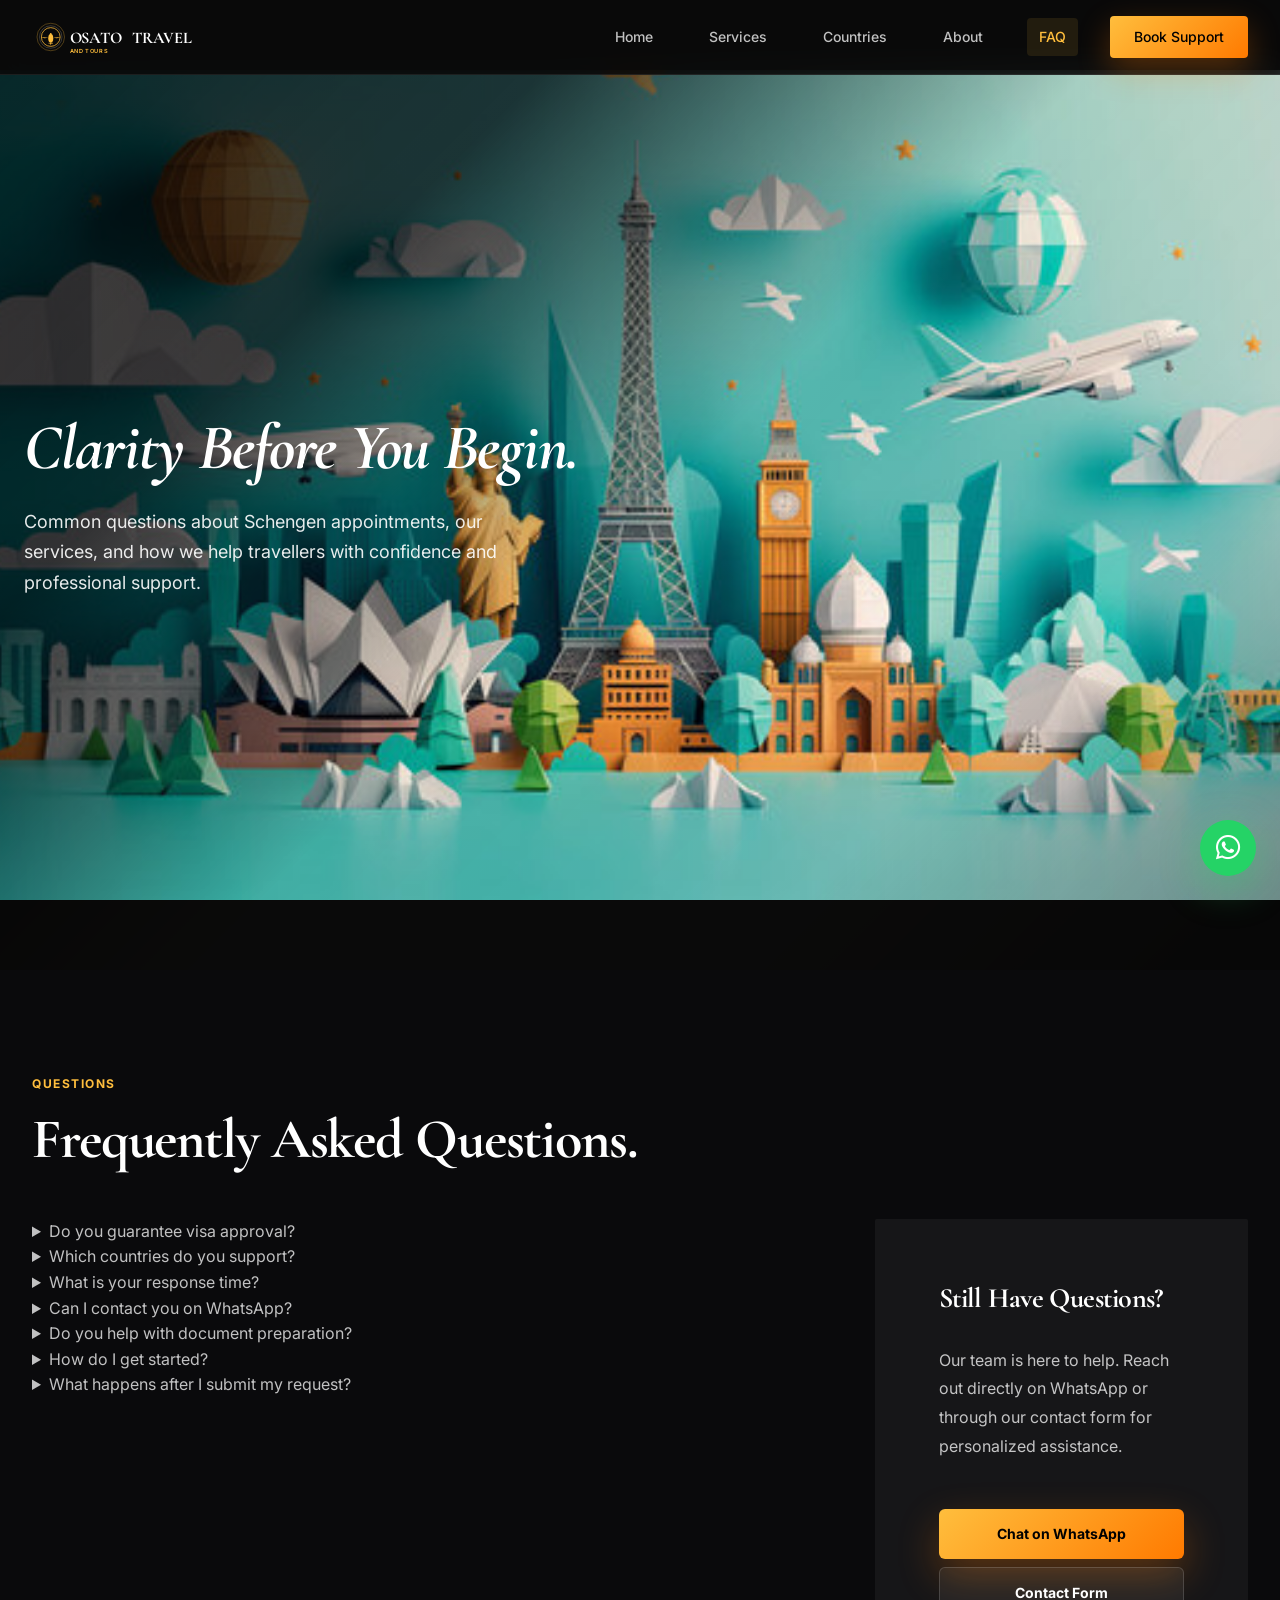
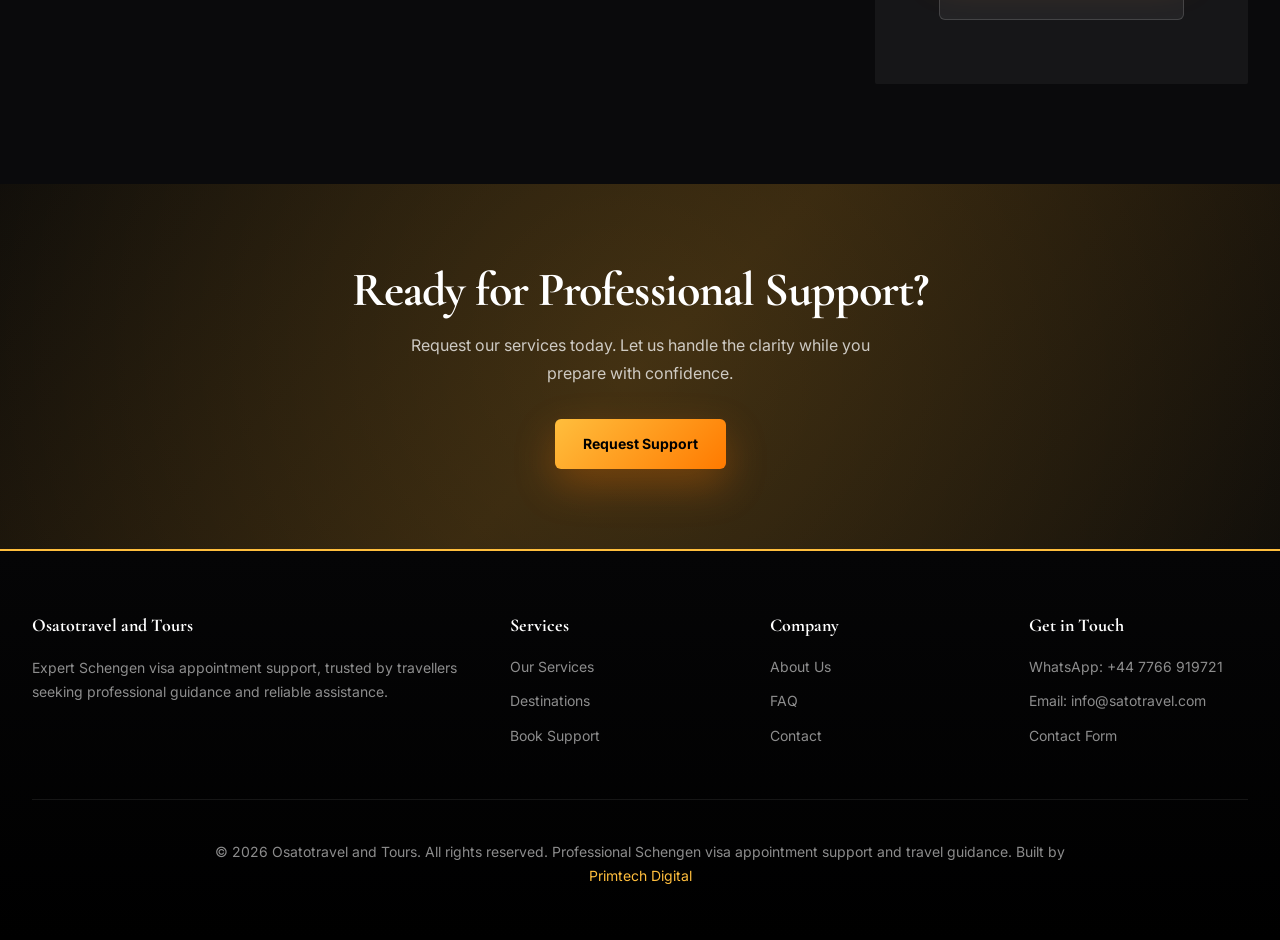
<file: faq.html>
<!DOCTYPE html>
<html lang="en">
<head>
  <meta charset="UTF-8">
  <meta name="viewport" content="width=device-width, initial-scale=1.0">
  <title>FAQ | Osatotravel and Tours</title>
  <meta name="description" content="Frequently asked questions about Schengen visa appointments, support services, and our professional process.">
  <meta property="og:title" content="Osatotravel and Tours | FAQ">
  <meta property="og:description" content="Frequently asked questions about Schengen visa appointments, support services, and our professional process.">
  <meta property="og:image" content="assets/images/og-image.svg">
  <meta property="og:url" content="https://reachedbyte.github.io/sato-travel-website/faq.html">
  <meta property="og:type" content="website">
  <meta name="twitter:card" content="summary_large_image">
  <meta name="twitter:title" content="Osatotravel and Tours | FAQ">
  <meta name="twitter:description" content="Frequently asked questions about Schengen visa appointments, support services, and our professional process.">
  <meta name="twitter:image" content="assets/images/og-image.svg">
  <link rel="icon" href="assets/images/favicon.svg" type="image/svg+xml">
  <link rel="preconnect" href="https://fonts.googleapis.com">
  <link rel="preconnect" href="https://fonts.gstatic.com" crossorigin>
  <link rel="stylesheet" href="https://cdnjs.cloudflare.com/ajax/libs/font-awesome/6.4.0/css/all.min.css">
  <link rel="stylesheet" href="assets/css/style.css">
</head>
<body>

<header class="site-header">
  <div class="container nav-wrap">
    <a href="index.html" class="brand">
      


<svg class="brand-logo" viewBox="0 0 320 60" xmlns="http://www.w3.org/2000/svg" width="320" height="60" preserveAspectRatio="xMinYMid meet">
  <circle cx="30" cy="30" r="22" fill="none" stroke="#ffbe3d" stroke-width="1.5" opacity="0.3"/>
  <circle cx="30" cy="30" r="18" fill="none" stroke="#ffffff" stroke-width="1.5" opacity="0.2"/>
  <circle cx="30" cy="30" r="15" fill="none" stroke="#ffbe3d" stroke-width="1.2"/>
  <ellipse cx="30" cy="32" rx="4" ry="7" fill="#ffbe3d"/>
  <circle cx="30" cy="25" r="1.5" fill="#ffbe3d"/>
  <path d="M 26 31 L 14 30 L 20 32 Z" fill="#ffbe3d"/>
  <path d="M 34 31 L 46 30 L 40 32 Z" fill="#ffbe3d"/>
  <path d="M 29 39 L 30 44 L 31 39 Z" fill="#ffbe3d"/>
  <path d="M 27 40 L 33 40" stroke="#ffbe3d" stroke-width="1" stroke-linecap="round"/>
  <text x="60" y="40" font-family="'Cormorant Garamond', serif" font-size="26" font-weight="700" fill="#ffffff" letter-spacing="-0.3">OSATO</text>
  <text x="160" y="40" font-family="'Cormorant Garamond', serif" font-size="26" font-weight="700" fill="#ffffff" letter-spacing="-0.3">TRAVEL</text>
  <text x="60" y="56" font-family="'Inter', sans-serif" font-size="9" font-weight="600" fill="#ffbe3d" letter-spacing="1" text-transform="uppercase">AND TOURS</text>
</svg>
    </a>
    <button class="menu-toggle" aria-label="Open menu">☰</button>
    <nav class="nav-links">
      <a href="index.html">Home</a>
      <a href="services.html">Services</a>
      <a href="countries.html">Countries</a>
      <a href="about.html">About</a>
      <a href="faq.html" class="active">FAQ</a>
      <a href="booking.html" class="nav-cta">Book Support</a>
    </nav>
  </div>
</header>

<section class="hero">
  <div class="hero-content reveal">
    <h1>Clarity Before You Begin.</h1>
    <p>Common questions about Schengen appointments, our services, and how we help travellers with confidence and professional support.</p>
  </div>
</section>

<section class="section white">
  <div class="container">
    <div class="section-header reveal">
      <span class="eyebrow">Questions</span>
      <h2>Frequently Asked Questions.</h2>
    </div>
    <div class="grid cols-2 reveal" style="grid-template-columns: 2fr 1fr; gap: var(--space-3xl); align-items: start;">
      <div>
        <details class="faq-card">
          <summary>Do you guarantee visa approval?</summary>
          <p>No. Visa decisions are made exclusively by the embassy, consulate, or official visa authority. Our role is to provide professional appointment support, clear guidance, and preparation assistance to help you move forward with confidence.</p>
        </details>
        <details class="faq-card">
          <summary>Which countries do you support?</summary>
          <p>We provide appointment assistance for Netherlands, France, Greece, Belgium, Malta, and other Schengen destinations. Contact us to inquire about support for countries not listed on our website.</p>
        </details>
        <details class="faq-card">
          <summary>What is your response time?</summary>
          <p>We aim to respond to WhatsApp messages within a few hours during business hours. For complex inquiries, we provide detailed guidance and next steps promptly.</p>
        </details>
        <details class="faq-card">
          <summary>Can I contact you on WhatsApp?</summary>
          <p>Yes. WhatsApp is our primary communication channel and the fastest way to reach the team. Message us at +44 (0) 7766 919721 with your destination and we'll respond promptly.</p>
        </details>
        <details class="faq-card">
          <summary>Do you help with document preparation?</summary>
          <p>Yes. We provide detailed guidance on common documents required specific to your destination and travel purpose, including checklists and preparation tips.</p>
        </details>
        <details class="faq-card">
          <summary>How do I get started?</summary>
          <p>Visit our booking page, complete the request form with your details, and submit. Your information will be sent directly to WhatsApp so our team can begin guiding you immediately.</p>
        </details>
        <details class="faq-card">
          <summary>What happens after I submit my request?</summary>
          <p>The team reviews your request, confirms your destination and travel purpose, checks available support routes, and provides clear next steps. We'll guide you through each stage with professional expertise.</p>
        </details>
      </div>
      <div style="background-color: var(--cream); padding: var(--space-2xl); border-radius: 2px;">
        <h3 style="margin-bottom: var(--space-lg);">Still Have Questions?</h3>
        <p style="color: var(--body); line-height: 1.8; margin-bottom: var(--space-xl);">Our team is here to help. Reach out directly on WhatsApp or through our contact form for personalized assistance.</p>
        <a href="https://wa.me/447766919721" class="btn primary" style="width: 100%; margin-bottom: var(--space-sm);">Chat on WhatsApp</a>
        <a href="contact.html" class="btn secondary" style="width: 100%;">Contact Form</a>
      </div>
    </div>
  </div>
</section>

<section class="cta-band reveal">
  <div class="container">
    <h2>Ready for Professional Support?</h2>
    <p>Request our services today. Let us handle the clarity while you prepare with confidence.</p>
    <a href="booking.html" class="btn primary">Request Support</a>
  </div>
</section>

<footer class="footer">
  <div class="container footer-grid">
    <div>
      <h4>Osatotravel and Tours</h4>
      <p>Expert Schengen visa appointment support, trusted by travellers seeking professional guidance and reliable assistance.</p>
    </div>
    <div>
      <h4>Services</h4>
      <a href="services.html">Our Services</a>
      <a href="countries.html">Destinations</a>
      <a href="booking.html">Book Support</a>
    </div>
    <div>
      <h4>Company</h4>
      <a href="about.html">About Us</a>
      <a href="faq.html">FAQ</a>
      <a href="contact.html">Contact</a>
    </div>
    <div>
      <h4>Get in Touch</h4>
      <a href="https://wa.me/447766919721">WhatsApp: +44 7766 919721</a>
      <a href="mailto:info@satotravel.com">Email: info@satotravel.com</a>
      <a href="contact.html">Contact Form</a>
    </div>
  </div>
  <div class="footer-copyright">
    <p></p><p>&copy; 2026 Osatotravel and Tours. All rights reserved. Professional Schengen visa appointment support and travel guidance. Built by <a href="https://primtechdigital.com" style="color: #ffbe3d; text-decoration: none;">Primtech Digital</a></p>
  </div>
</footer>

<a href="https://wa.me/447766919721" class="whatsapp-fab" aria-label="Chat on WhatsApp" title="Chat with us on WhatsApp">
  <i class="fab fa-whatsapp"></i>
</a>
<script src="assets/js/main.js"></script>
</body>
</html>
</file>
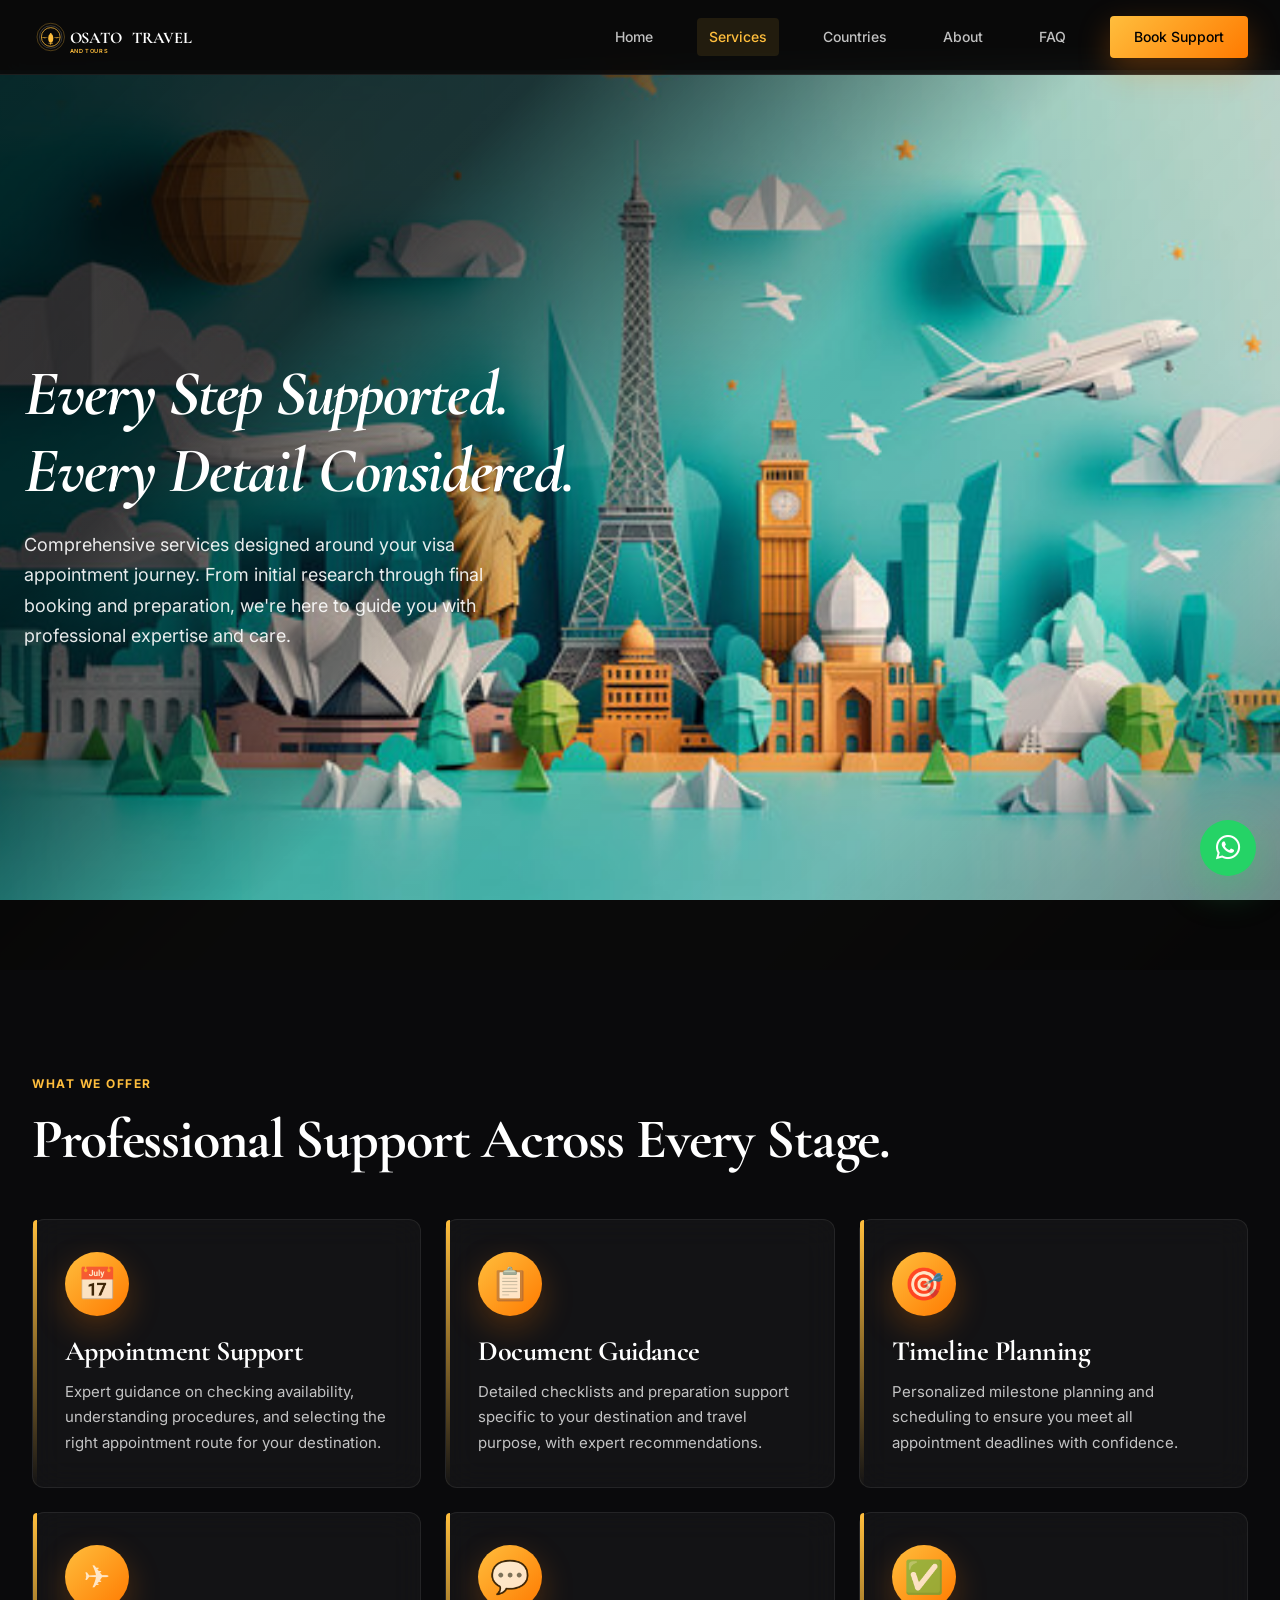
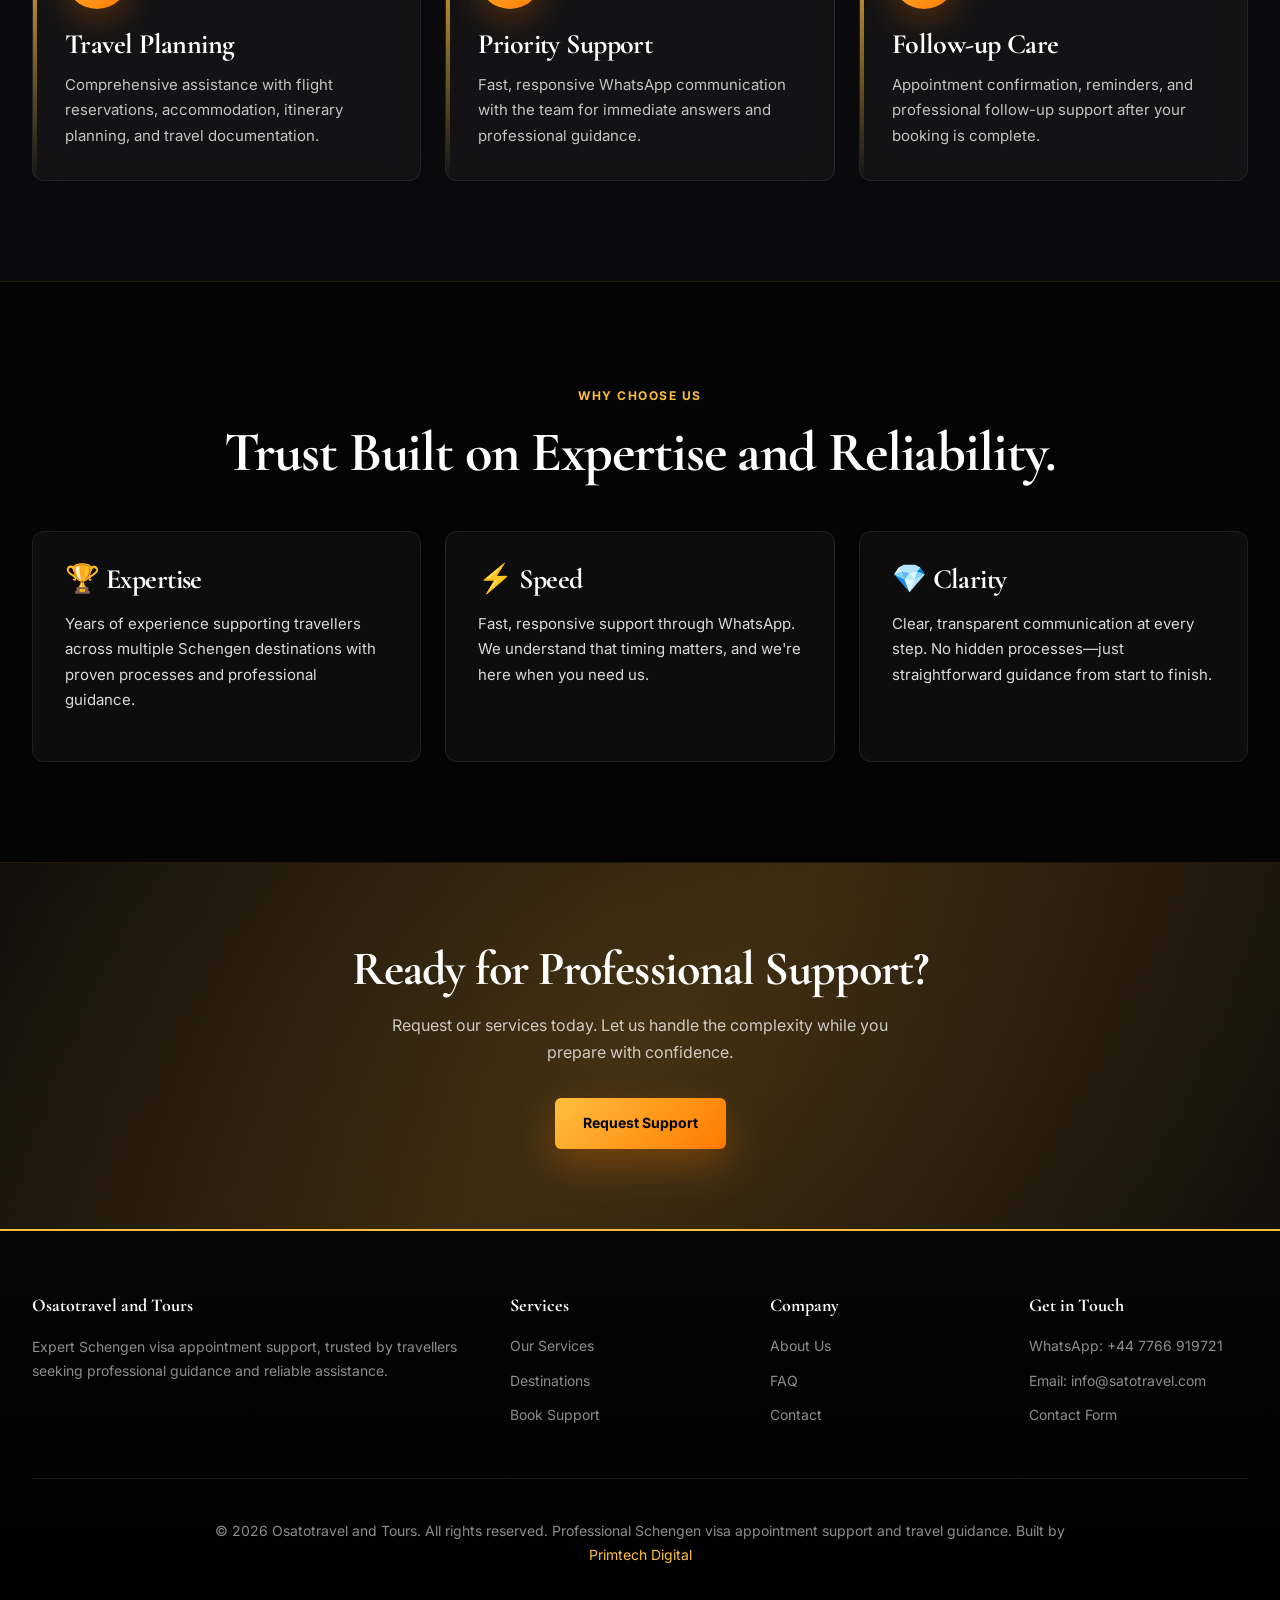
<file: services.html>
<!DOCTYPE html>
<html lang="en">
<head>
  <meta charset="UTF-8">
  <meta name="viewport" content="width=device-width, initial-scale=1.0">
  <title>Services | Osatotravel and Tours</title>
  <meta name="description" content="Comprehensive Schengen visa support services: appointments, documents, travel planning, and professional guidance.">
  <meta property="og:title" content="Osatotravel and Tours | Services">
  <meta property="og:description" content="Professional Schengen visa appointment support with expert guidance and trusted assistance.">
  <meta property="og:image" content="assets/images/og-image.svg">
  <meta property="og:url" content="https://reachedbyte.github.io/sato-travel-website/services.html">
  <meta property="og:type" content="website">
  <meta name="twitter:card" content="summary_large_image">
  <meta name="twitter:title" content="Osatotravel and Tours | Services">
  <meta name="twitter:description" content="Professional Schengen visa appointment support with expert guidance and trusted assistance.">
  <meta name="twitter:image" content="assets/images/og-image.svg">
  <link rel="icon" href="assets/images/favicon.svg" type="image/svg+xml">
  <link rel="preconnect" href="https://fonts.googleapis.com">
  <link rel="preconnect" href="https://fonts.gstatic.com" crossorigin>
  <link rel="stylesheet" href="https://cdnjs.cloudflare.com/ajax/libs/font-awesome/6.4.0/css/all.min.css">
  <link rel="stylesheet" href="assets/css/style.css">
</head>
<body>

<header class="site-header">
  <div class="container nav-wrap">
    <a href="index.html" class="brand">
      


<svg class="brand-logo" viewBox="0 0 320 60" xmlns="http://www.w3.org/2000/svg" width="320" height="60" preserveAspectRatio="xMinYMid meet">
  <circle cx="30" cy="30" r="22" fill="none" stroke="#ffbe3d" stroke-width="1.5" opacity="0.3"/>
  <circle cx="30" cy="30" r="18" fill="none" stroke="#ffffff" stroke-width="1.5" opacity="0.2"/>
  <circle cx="30" cy="30" r="15" fill="none" stroke="#ffbe3d" stroke-width="1.2"/>
  <ellipse cx="30" cy="32" rx="4" ry="7" fill="#ffbe3d"/>
  <circle cx="30" cy="25" r="1.5" fill="#ffbe3d"/>
  <path d="M 26 31 L 14 30 L 20 32 Z" fill="#ffbe3d"/>
  <path d="M 34 31 L 46 30 L 40 32 Z" fill="#ffbe3d"/>
  <path d="M 29 39 L 30 44 L 31 39 Z" fill="#ffbe3d"/>
  <path d="M 27 40 L 33 40" stroke="#ffbe3d" stroke-width="1" stroke-linecap="round"/>
  <text x="60" y="40" font-family="'Cormorant Garamond', serif" font-size="26" font-weight="700" fill="#ffffff" letter-spacing="-0.3">OSATO</text>
  <text x="160" y="40" font-family="'Cormorant Garamond', serif" font-size="26" font-weight="700" fill="#ffffff" letter-spacing="-0.3">TRAVEL</text>
  <text x="60" y="56" font-family="'Inter', sans-serif" font-size="9" font-weight="600" fill="#ffbe3d" letter-spacing="1" text-transform="uppercase">AND TOURS</text>
</svg>
    </a>
    <button class="menu-toggle" aria-label="Open menu">☰</button>
    <nav class="nav-links">
      <a href="index.html">Home</a>
      <a href="services.html" class="active">Services</a>
      <a href="countries.html">Countries</a>
      <a href="about.html">About</a>
      <a href="faq.html">FAQ</a>
      <a href="booking.html" class="nav-cta">Book Support</a>
    </nav>
  </div>
</header>

<section class="hero">
  <div class="hero-content reveal">
    <h1>Every Step Supported. Every Detail Considered.</h1>
    <p>Comprehensive services designed around your visa appointment journey. From initial research through final booking and preparation, we're here to guide you with professional expertise and care.</p>
  </div>
</section>

<section class="section white">
  <div class="container">
    <div class="section-header reveal">
      <span class="eyebrow">What We Offer</span>
      <h2>Professional Support Across Every Stage.</h2>
    </div>
    <div class="grid cols-3 reveal">
      <div class="card service-card">
        <div class="card-icon">📅</div>
        <h3>Appointment Support</h3>
        <p>Expert guidance on checking availability, understanding procedures, and selecting the right appointment route for your destination.</p>
      </div>
      <div class="card service-card">
        <div class="card-icon">📋</div>
        <h3>Document Guidance</h3>
        <p>Detailed checklists and preparation support specific to your destination and travel purpose, with expert recommendations.</p>
      </div>
      <div class="card service-card">
        <div class="card-icon">🎯</div>
        <h3>Timeline Planning</h3>
        <p>Personalized milestone planning and scheduling to ensure you meet all appointment deadlines with confidence.</p>
      </div>
      <div class="card service-card">
        <div class="card-icon">✈️</div>
        <h3>Travel Planning</h3>
        <p>Comprehensive assistance with flight reservations, accommodation, itinerary planning, and travel documentation.</p>
      </div>
      <div class="card service-card">
        <div class="card-icon">💬</div>
        <h3>Priority Support</h3>
        <p>Fast, responsive WhatsApp communication with the team for immediate answers and professional guidance.</p>
      </div>
      <div class="card service-card">
        <div class="card-icon">✅</div>
        <h3>Follow-up Care</h3>
        <p>Appointment confirmation, reminders, and professional follow-up support after your booking is complete.</p>
      </div>
    </div>
  </div>
</section>

<section class="section navy">
  <div class="container">
    <div class="section-header reveal text-center">
      <span class="eyebrow">Why Choose Us</span>
      <h2>Trust Built on Expertise and Reliability.</h2>
    </div>
    <div class="grid cols-3 reveal">
      <div class="card">
        <h3 style="color: var(--white); margin-bottom: var(--space-md);">🏆 Expertise</h3>
        <p style="color: rgba(255, 255, 255, 0.85);">Years of experience supporting travellers across multiple Schengen destinations with proven processes and professional guidance.</p>
      </div>
      <div class="card">
        <h3 style="color: var(--white); margin-bottom: var(--space-md);">⚡ Speed</h3>
        <p style="color: rgba(255, 255, 255, 0.85);">Fast, responsive support through WhatsApp. We understand that timing matters, and we're here when you need us.</p>
      </div>
      <div class="card">
        <h3 style="color: var(--white); margin-bottom: var(--space-md);">💎 Clarity</h3>
        <p style="color: rgba(255, 255, 255, 0.85);">Clear, transparent communication at every step. No hidden processes—just straightforward guidance from start to finish.</p>
      </div>
    </div>
  </div>
</section>

<section class="cta-band reveal">
  <div class="container">
    <h2>Ready for Professional Support?</h2>
    <p>Request our services today. Let us handle the complexity while you prepare with confidence.</p>
    <a href="booking.html" class="btn primary">Request Support</a>
  </div>
</section>

<footer class="footer">
  <div class="container footer-grid">
    <div>
      <h4>Osatotravel and Tours</h4>
      <p>Expert Schengen visa appointment support, trusted by travellers seeking professional guidance and reliable assistance.</p>
    </div>
    <div>
      <h4>Services</h4>
      <a href="services.html">Our Services</a>
      <a href="countries.html">Destinations</a>
      <a href="booking.html">Book Support</a>
    </div>
    <div>
      <h4>Company</h4>
      <a href="about.html">About Us</a>
      <a href="faq.html">FAQ</a>
      <a href="contact.html">Contact</a>
    </div>
    <div>
      <h4>Get in Touch</h4>
      <a href="https://wa.me/447766919721">WhatsApp: +44 7766 919721</a>
      <a href="mailto:info@satotravel.com">Email: info@satotravel.com</a>
      <a href="contact.html">Contact Form</a>
    </div>
  </div>
  <div class="footer-copyright">
    <p>&copy; 2026 Osatotravel and Tours. All rights reserved. Professional Schengen visa appointment support and travel guidance. Built by <a href="https://primtechdigital.com" style="color: #ffbe3d; text-decoration: none;">Primtech Digital</a></p>
  </div>
</footer>

<a href="https://wa.me/447766919721" class="whatsapp-fab" aria-label="Chat on WhatsApp" title="Chat with us on WhatsApp">
  <i class="fab fa-whatsapp"></i>
</a>
<script src="assets/js/main.js"></script>
</body>
</html>
</file>
<file: assets/css/style.css>
/* =============================================================================
   SATO Travel & Tours — Premium Mobile-First Design System
   Dark Luxury • Glassmorphism • Responsive Typography
   ============================================================================= */

@import url('https://fonts.googleapis.com/css2?family=Cormorant+Garamond:ital,wght@0,400;0,600;0,700;1,700&family=Inter:wght@400;500;600;700&display=swap');

/* ============================================================================
   DESIGN TOKENS
   ============================================================================= */

:root {
  /* Colors — Dark Luxury Palette */
  --black: #0a0a0a;
  --ink: #050506;
  --charcoal: #070708;
  --white: #ffffff;
  --gold: #ffbe3d;
  --gold-dark: #d9a441;
  --orange: #ff7a00;
  --text-primary: rgba(255, 255, 255, 0.95);
  --text-secondary: rgba(255, 255, 255, 0.75);
  --text-tertiary: rgba(255, 255, 255, 0.55);
  --divider: rgba(255, 255, 255, 0.08);

  /* Spacing — for inline style compatibility */
  --space-sm: 8px;
  --space-md: 16px;
  --space-lg: 32px;
  --space-xl: 48px;
  --space-2xl: 64px;
  --space-3xl: 96px;

  /* Aliases for HTML compatibility */
  --body: rgba(255, 255, 255, 0.75);
  --cream: rgba(255, 255, 255, 0.05);
  --muted: rgba(255, 255, 255, 0.55);

  /* Typography */
  --font-serif: 'Cormorant Garamond', serif;
  --font-sans: 'Inter', ui-sans-serif, system-ui, -apple-system, sans-serif;

  /* Shadows */
  --shadow-sm: 0 2px 8px rgba(0, 0, 0, 0.2);
  --shadow-md: 0 8px 24px rgba(0, 0, 0, 0.3);
  --shadow-lg: 0 20px 60px rgba(0, 0, 0, 0.4);
  --shadow-xl: 0 40px 100px rgba(0, 0, 0, 0.5);

  /* Transitions */
  --transition: 0.35s cubic-bezier(0.23, 1, 0.320, 1);
  --transition-fast: 0.2s ease;
}

/* ============================================================================
   RESET & BASE STYLES
   ============================================================================= */

* {
  margin: 0;
  padding: 0;
  box-sizing: border-box;
}

html {
  scroll-behavior: smooth;
  -webkit-font-smoothing: antialiased;
  -moz-osx-font-smoothing: grayscale;
}

body {
  font-family: var(--font-sans);
  background-color: var(--black);
  color: var(--text-secondary);
  line-height: 1.6;
  overflow-x: hidden;
  padding-top: 70px;
}

a {
  color: inherit;
  text-decoration: none;
  transition: color var(--transition-fast);
}

img {
  display: block;
  max-width: 100%;
  height: auto;
}

/* ============================================================================
   MOBILE-FIRST: CONTAINER & LAYOUT
   ============================================================================= */

.container {
  width: calc(100% - 32px);
  margin: 0 auto;
  max-width: 1240px;
}

@media (min-width: 640px) {
  .container {
    width: calc(100% - 48px);
  }
}

@media (min-width: 1200px) {
  .container {
    width: min(1240px, calc(100% - 64px));
  }
}

/* ============================================================================
   HEADER & NAVIGATION
   ============================================================================= */

.site-header {
  position: fixed;
  top: 0;
  left: 0;
  right: 0;
  z-index: 99;
  background: rgba(10, 10, 10, 0.85);
  border-bottom: 1px solid var(--divider);
  padding: 12px 0;
  backdrop-filter: blur(12px);
  transition: all var(--transition-fast);
}

.site-header.scrolled {
  background: rgba(10, 10, 10, 0.95);
  box-shadow: 0 12px 48px rgba(0, 0, 0, 0.4);
}

.nav-wrap {
  display: flex;
  align-items: center;
  justify-content: space-between;
  gap: 24px;
}

.brand {
  display: flex;
  align-items: center;
  gap: 12px;
  cursor: pointer;
  flex-shrink: 0;
}

.brand svg {
  width: 160px;
  height: 40px;
  display: block;
}

@media (min-width: 640px) {
  .brand svg {
    width: 200px;
    height: 50px;
  }
}

.menu-toggle {
  display: flex;
  align-items: center;
  justify-content: center;
  width: 44px;
  height: 44px;
  background: rgba(255, 255, 255, 0.05);
  border: 1px solid rgba(255, 255, 255, 0.12);
  color: var(--white);
  font-size: 20px;
  border-radius: 8px;
  cursor: pointer;
  transition: all var(--transition-fast);
}

.menu-toggle:hover {
  background: rgba(255, 255, 255, 0.1);
  border-color: var(--gold);
}

.nav-links {
  display: none;
  list-style: none;
}

@media (min-width: 900px) {
  .menu-toggle {
    display: none;
  }

  .nav-links {
    display: flex;
    align-items: center;
    gap: 32px;
  }

  .nav-links a {
    font-size: 14px;
    font-weight: 500;
    color: var(--text-secondary);
    padding: 8px 12px;
    border-radius: 4px;
    transition: all var(--transition-fast);
  }

  .nav-links a:hover {
    color: var(--gold);
  }

  .nav-links a.active {
    color: var(--gold);
    background: rgba(255, 190, 61, 0.1);
  }

  .nav-cta {
    padding: 10px 24px !important;
    background: linear-gradient(135deg, var(--gold), var(--orange)) !important;
    color: #000 !important;
    font-weight: 700;
    border-radius: 6px;
    box-shadow: 0 12px 32px rgba(255, 122, 0, 0.3) !important;
  }

  .nav-cta:hover {
    transform: translateY(-2px);
    box-shadow: 0 16px 48px rgba(255, 122, 0, 0.4) !important;
  }
}

/* Mobile nav overlay */
.nav-overlay {
  position: fixed;
  inset: 0;
  background: rgba(0, 0, 0, 0.5);
  backdrop-filter: blur(8px);
  opacity: 0;
  pointer-events: none;
  transition: opacity var(--transition-fast);
  z-index: 98;
}

.nav-overlay.open {
  opacity: 1;
  pointer-events: all;
}

.nav-links.open {
  display: flex;
  position: fixed;
  top: 70px;
  left: 0;
  right: 0;
  flex-direction: column;
  gap: 0;
  padding: 16px;
  background: rgba(10, 10, 10, 0.98);
  border-top: 1px solid var(--divider);
  z-index: 100;
}

.nav-links.open a {
  padding: 16px;
  border-bottom: 1px solid var(--divider);
  color: var(--text-secondary);
}

/* ============================================================================
   TYPOGRAPHY
   ============================================================================= */

h1, h2, h3 {
  font-family: var(--font-serif);
  font-weight: 700;
  line-height: 1.1;
  letter-spacing: -0.02em;
  margin-bottom: 24px;
  color: var(--white);
}

h1 {
  font-size: clamp(32px, 8vw, 72px);
  line-height: 1.15;
}

h2 {
  font-size: clamp(28px, 6vw, 56px);
}

h3 {
  font-size: clamp(20px, 4vw, 28px);
  margin-bottom: 16px;
}

p {
  margin-bottom: 16px;
  line-height: 1.7;
}

.eyebrow {
  display: inline-block;
  font-size: 12px;
  font-weight: 700;
  color: var(--gold);
  text-transform: uppercase;
  letter-spacing: 1.5px;
  margin-bottom: 16px;
}

/* ============================================================================
   HERO SECTION
   ============================================================================= */

.hero {
  min-height: 100vh;
  padding-top: 80px;
  padding-bottom: 80px;
  padding-left: 16px;
  padding-right: 16px;
  background: url('../images/backgroundimg.jpg') center/cover no-repeat;
  background-attachment: fixed;
  position: relative;
  display: flex;
  align-items: center;
  justify-content: flex-start;
  overflow: hidden;
}

.hero::before {
  content: '';
  position: absolute;
  inset: 0;
  background: linear-gradient(135deg,
    rgba(10,10,10,0.8) 0%,
    rgba(5,5,6,0.75) 25%,
    rgba(255,190,61,0.12) 50%,
    rgba(255,122,0,0.08) 75%,
    rgba(10,10,10,0.4) 100%);
  pointer-events: none;
  z-index: 1;
  mix-blend-mode: multiply;
}

.hero-content {
  width: 100%;
  max-width: 600px;
  position: relative;
  z-index: 2;
}

@media (min-width: 640px) {
  .hero {
    padding-left: 24px;
    padding-right: 24px;
  }
}

.hero h1 {
  margin-bottom: 20px;
  font-style: italic;
  opacity: 1;
  color: var(--white);
  font-size: clamp(36px, 8vw, 64px);
  line-height: 1.2;
}

.hero p {
  color: rgba(255, 255, 255, 0.9);
  margin-bottom: 32px;
  max-width: 500px;
  font-size: clamp(16px, 3vw, 18px);
  line-height: 1.7;
}

.hero-ctas {
  display: flex;
  flex-direction: column;
  gap: 14px;
  margin-bottom: 32px;
  max-width: 500px;
}

@media (min-width: 640px) {
  .hero-ctas {
    flex-direction: row;
    gap: 16px;
  }
}

/* ============================================================================
   BUTTONS
   ============================================================================= */

.btn {
  display: inline-flex;
  align-items: center;
  justify-content: center;
  gap: 10px;
  padding: 14px 28px;
  font-family: var(--font-sans);
  font-size: 14px;
  font-weight: 700;
  border: none;
  border-radius: 6px;
  cursor: pointer;
  transition: all var(--transition-fast);
  min-height: 48px;
  width: 100%;
}

@media (min-width: 640px) {
  .btn {
    width: auto;
  }
}

.btn.primary {
  background: linear-gradient(135deg, var(--gold), var(--orange));
  color: #000;
  box-shadow: 0 16px 40px rgba(255, 122, 0, 0.3);
}

.btn.primary:hover {
  transform: translateY(-3px);
  box-shadow: 0 24px 60px rgba(255, 122, 0, 0.4);
}

.btn.secondary {
  background: rgba(255, 255, 255, 0.06);
  color: var(--white);
  border: 1px solid rgba(255, 255, 255, 0.15);
}

.btn.secondary:hover {
  background: rgba(255, 255, 255, 0.12);
  border-color: var(--gold);
  color: var(--gold);
}

/* ============================================================================
   STATS BAR
   ============================================================================= */

.stats-strip {
  background: linear-gradient(90deg, rgba(255,190,61,0.08), transparent);
  border-top: 1px solid var(--divider);
  border-bottom: 1px solid var(--divider);
  padding: 48px 0;
}

.stats-grid {
  display: grid;
  grid-template-columns: repeat(2, 1fr);
  gap: 32px;
  text-align: center;
}

@media (min-width: 900px) {
  .stats-grid {
    grid-template-columns: repeat(4, 1fr);
  }
}

.stat-item {
  position: relative;
}

.stat-item::after {
  content: '';
  position: absolute;
  right: -16px;
  top: 50%;
  transform: translateY(-50%);
  width: 1px;
  height: 40%;
  background: var(--divider);
}

.stat-item:last-child::after {
  display: none;
}

.stat-number {
  font-family: var(--font-serif);
  font-size: clamp(32px, 6vw, 48px);
  font-weight: 700;
  color: var(--gold);
  margin-bottom: 8px;
  line-height: 1;
}

.stat-label {
  font-size: 13px;
  font-weight: 600;
  color: var(--text-tertiary);
  text-transform: uppercase;
  letter-spacing: 0.8px;
}

/* ============================================================================
   SECTIONS
   ============================================================================= */

.section {
  padding: 64px 0;
  position: relative;
  background: #060607;
}

@media (min-width: 900px) {
  .section {
    padding: 100px 0;
  }
}

.section.navy {
  background: #040404;
  border-top: 1px solid rgba(255, 190, 61, 0.1);
  border-bottom: 1px solid rgba(255, 190, 61, 0.1);
}

.section.white {
  background: #0a0a0c;
}

.section-header {
  margin-bottom: 48px;
}

.section-header h2 {
  margin-bottom: 16px;
}

.section-description {
  font-size: 16px;
  color: var(--text-secondary);
  max-width: 600px;
  line-height: 1.8;
}

/* ============================================================================
   CARDS — GLASSMORPHISM
   ============================================================================= */

.card {
  background: rgba(255, 255, 255, 0.04);
  backdrop-filter: blur(16px);
  border: 1px solid rgba(255, 255, 255, 0.08);
  border-radius: 12px;
  padding: 32px;
  transition: all var(--transition);
  position: relative;
}

.card:hover {
  border-color: rgba(255, 190, 61, 0.3);
  background: rgba(255, 255, 255, 0.06);
  transform: translateY(-8px);
  box-shadow: 0 20px 60px rgba(255, 122, 0, 0.15);
}

.card h3 {
  margin-bottom: 12px;
}

.card p {
  font-size: 15px;
  color: var(--text-secondary);
  margin-bottom: 16px;
}

.service-card p {
  margin-bottom: 0;
}

.card-icon {
  width: 64px;
  height: 64px;
  border-radius: 50%;
  background: linear-gradient(135deg, var(--gold), var(--orange));
  display: flex;
  align-items: center;
  justify-content: center;
  font-size: 32px;
  margin-bottom: 20px;
  box-shadow: 0 12px 32px rgba(255, 122, 0, 0.25);
}

.service-card::before {
  content: '';
  position: absolute;
  left: 0;
  top: 0;
  bottom: 0;
  width: 4px;
  background: linear-gradient(180deg, var(--gold), transparent);
  border-radius: 12px 0 0 12px;
}

/* ============================================================================
   GRIDS
   ============================================================================= */

.grid {
  display: grid;
  gap: 24px;
}

.grid.cols-2 {
  grid-template-columns: 1fr;
}

@media (min-width: 640px) {
  .grid.cols-2 {
    grid-template-columns: repeat(2, 1fr);
  }
}

@media (min-width: 900px) {
  .section.white .grid.cols-2 {
    grid-template-columns: repeat(4, 1fr);
  }
}

.grid.cols-3 {
  grid-template-columns: 1fr;
}

@media (min-width: 768px) {
  .grid.cols-3 {
    grid-template-columns: repeat(2, 1fr);
  }
}

@media (min-width: 1100px) {
  .grid.cols-3 {
    grid-template-columns: repeat(3, 1fr);
  }
}

.grid.cols-4 {
  grid-template-columns: 1fr;
}

@media (min-width: 640px) {
  .grid.cols-4 {
    grid-template-columns: repeat(2, 1fr);
  }
}

@media (min-width: 1100px) {
  .grid.cols-4 {
    grid-template-columns: repeat(4, 1fr);
  }
}

/* ============================================================================
   COUNTRY CARDS
   ============================================================================= */

.country-card {
  display: flex;
  flex-direction: column;
  gap: 16px;
}

.country-flag {
  font-size: 48px;
  line-height: 1;
}

.country-name {
  font-family: var(--font-serif);
  font-size: 24px;
  font-weight: 700;
  color: var(--white);
  margin-bottom: 8px;
}

.country-desc {
  font-size: 15px;
  color: var(--text-secondary);
  margin-bottom: 16px;
  line-height: 1.6;
}

.country-badge {
  display: inline-block;
  padding: 6px 12px;
  background: rgba(101, 255, 164, 0.15);
  color: #65ffa4;
  border-radius: 20px;
  font-size: 12px;
  font-weight: 700;
  text-transform: uppercase;
  letter-spacing: 0.5px;
}

.country-link {
  color: var(--gold);
  font-weight: 700;
  font-size: 14px;
  margin-top: 12px;
  transition: color var(--transition-fast);
}

.country-link:hover {
  color: var(--gold-dark);
}

/* ============================================================================
   PROCESS TIMELINE
   ============================================================================= */

.process-steps {
  display: grid;
  gap: 40px;
}

@media (min-width: 900px) {
  .process-steps {
    display: grid;
    grid-template-columns: repeat(4, 1fr);
    gap: 20px;
    position: relative;
  }

  .process-steps::before {
    content: '';
    position: absolute;
    top: 50px;
    left: 0;
    right: 0;
    height: 2px;
    background: repeating-linear-gradient(90deg, var(--gold) 0, var(--gold) 20px, transparent 20px, transparent 40px);
    z-index: 0;
  }

  .step-number {
    width: 100px;
    height: 100px;
    font-size: 48px;
  }

  .process-steps::before {
    top: 50px;
  }
}

.step {
  position: relative;
  z-index: 1;
}

.step-number {
  width: 80px;
  height: 80px;
  border-radius: 50%;
  background: linear-gradient(135deg, var(--gold), var(--orange));
  color: #000;
  font-family: var(--font-serif);
  font-size: 40px;
  font-weight: 700;
  display: flex;
  align-items: center;
  justify-content: center;
  margin-bottom: 20px;
  box-shadow: 0 12px 40px rgba(255, 122, 0, 0.3);
}

@media (min-width: 900px) {
  .step-number {
    width: 100px;
    height: 100px;
    font-size: 48px;
  }
}

.step h3 {
  margin-bottom: 12px;
}

.step p {
  font-size: 14px;
  color: var(--text-secondary);
  line-height: 1.6;
  margin-bottom: 0;
}

/* ============================================================================
   SPLIT LAYOUT
   ============================================================================= */

.split {
  display: grid;
  gap: 40px;
  align-items: center;
}

@media (min-width: 900px) {
  .split {
    grid-template-columns: 1fr 1fr;
    gap: 60px;
  }
}

.split-quote {
  font-family: var(--font-serif);
  font-size: clamp(24px, 5vw, 42px);
  font-style: italic;
  font-weight: 700;
  line-height: 1.3;
  color: var(--white);
  margin-bottom: 0;
}

/* ============================================================================
   CHECKLIST
   ============================================================================= */

.checklist {
  display: grid;
  gap: 16px;
}

.checklist-item {
  display: flex;
  gap: 12px;
  align-items: flex-start;
  font-size: 15px;
  color: var(--text-secondary);
  line-height: 1.6;
}

.checklist-item::before {
  content: '✓';
  color: var(--gold);
  font-weight: 700;
  font-size: 18px;
  flex-shrink: 0;
}

/* ============================================================================
   CTA BAND
   ============================================================================= */

.cta-band {
  background: linear-gradient(135deg, rgba(7,7,8,1), rgba(35,25,11,1), rgba(7,7,8,1));
  padding: 64px 32px;
  text-align: center;
  position: relative;
  overflow: hidden;
}

@media (min-width: 640px) {
  .cta-band {
    padding: 80px 32px;
  }
}

.cta-band::before {
  content: '';
  position: absolute;
  inset: -50%;
  background: radial-gradient(circle at 50% 50%, rgba(255,190,61,0.15), transparent 70%);
  animation: pulse-glow 4s ease-in-out infinite;
  pointer-events: none;
}

.cta-band > * {
  position: relative;
  z-index: 1;
}

.cta-band h2 {
  margin-bottom: 16px;
  font-size: clamp(28px, 6vw, 48px);
}

.cta-band p {
  font-size: 16px;
  color: var(--text-secondary);
  max-width: 500px;
  margin: 0 auto 32px;
}

.cta-actions {
  display: flex;
  flex-direction: column;
  gap: 12px;
  justify-content: center;
}

@media (min-width: 640px) {
  .cta-actions {
    flex-direction: row;
    gap: 16px;
  }
}

/* ============================================================================
   FOOTER
   ============================================================================= */

.footer {
  background: linear-gradient(180deg, var(--ink), #000);
  border-top: 2px solid var(--gold);
  padding: 60px 0 40px;
}

.footer-grid {
  display: grid;
  grid-template-columns: 1fr;
  gap: 40px;
  margin-bottom: 40px;
  padding-bottom: 40px;
  border-bottom: 1px solid var(--divider);
}

@media (min-width: 768px) {
  .footer-grid {
    grid-template-columns: 2fr 1fr 1fr 1fr;
    gap: 40px;
  }
}

.footer h4 {
  font-family: var(--font-serif);
  font-size: 18px;
  font-weight: 700;
  color: var(--white);
  margin-bottom: 16px;
}

.footer p {
  font-size: 14px;
  color: var(--text-tertiary);
  line-height: 1.7;
  margin-bottom: 0;
}

.footer a {
  display: block;
  font-size: 14px;
  color: var(--text-tertiary);
  margin-bottom: 12px;
  transition: color var(--transition-fast);
}

.footer a:hover {
  color: var(--gold);
}

.footer-copyright {
  text-align: center;
  font-size: 12px;
  color: var(--text-tertiary);
}

/* ============================================================================
   WHATSAPP FAB
   ============================================================================= */

.whatsapp-fab {
  position: fixed;
  bottom: 24px;
  right: 24px;
  width: 56px;
  height: 56px;
  border-radius: 50%;
  background: #25d366;
  color: white;
  display: flex;
  align-items: center;
  justify-content: center;
  font-size: 28px;
  cursor: pointer;
  transition: all var(--transition-fast);
  z-index: 50;
  min-height: 48px;
  box-shadow: 0 12px 40px rgba(37, 211, 102, 0.4);
  text-decoration: none;
}

.whatsapp-fab:hover {
  transform: scale(1.1);
  box-shadow: 0 16px 56px rgba(37, 211, 102, 0.5);
}

.whatsapp-fab i {
  display: flex;
  align-items: center;
  justify-content: center;
}

/* ============================================================================
   FORMS
   ============================================================================= */

.booking-form {
  display: grid;
  gap: 24px;
}

.form-grid {
  display: grid;
  grid-template-columns: 1fr;
  gap: 24px;
}

@media (min-width: 640px) {
  .form-grid {
    grid-template-columns: repeat(2, 1fr);
  }
}

.form-group {
  display: flex;
  flex-direction: column;
  gap: 8px;
}

.form-group label {
  font-size: 14px;
  font-weight: 600;
  color: var(--white);
}

.form-group input,
.form-group select,
.form-group textarea {
  background: #1a1a1e;
  border: 1px solid rgba(255, 190, 61, 0.2);
  border-radius: 6px;
  padding: 12px 14px;
  font-family: var(--font-sans);
  font-size: 14px;
  color: var(--white);
  transition: all var(--transition-fast);
}

.form-group input::placeholder,
.form-group textarea::placeholder {
  color: var(--text-tertiary);
}

.form-group input:focus,
.form-group select:focus,
.form-group textarea:focus {
  outline: none;
  background: #1f1f25;
  border-color: var(--gold);
  box-shadow: 0 0 0 3px rgba(255, 190, 61, 0.15);
}

/* Better contrast for select options in dark mode */
.form-group select option {
  background: #1a1a1e;
  color: var(--white);
}

/* ============================================================================
   ANIMATIONS
   ============================================================================= */

@keyframes pulse-glow {
  0%, 100% {
    transform: scale(1);
    opacity: 0.7;
  }
  50% {
    transform: scale(1.08);
    opacity: 1;
  }
}

@keyframes rotate-flag {
  from {
    transform: rotateY(0deg);
  }
  to {
    transform: rotateY(360deg);
  }
}

.country-flag {
  animation: rotate-flag 3s linear infinite;
  perspective: 1000px;
  display: inline-block;
}

.reveal {
  opacity: 0;
  transform: translateY(20px);
  transition: opacity 0.6s ease 0.1s, transform 0.6s ease 0.1s;
}

.reveal.visible {
  opacity: 1;
  transform: translateY(0);
}

/* ============================================================================
   UTILITY CLASSES
   ============================================================================= */

.text-center {
  text-align: center;
}

.mt-lg {
  margin-top: 48px;
}

.mb-lg {
  margin-bottom: 48px;
}
</file>
